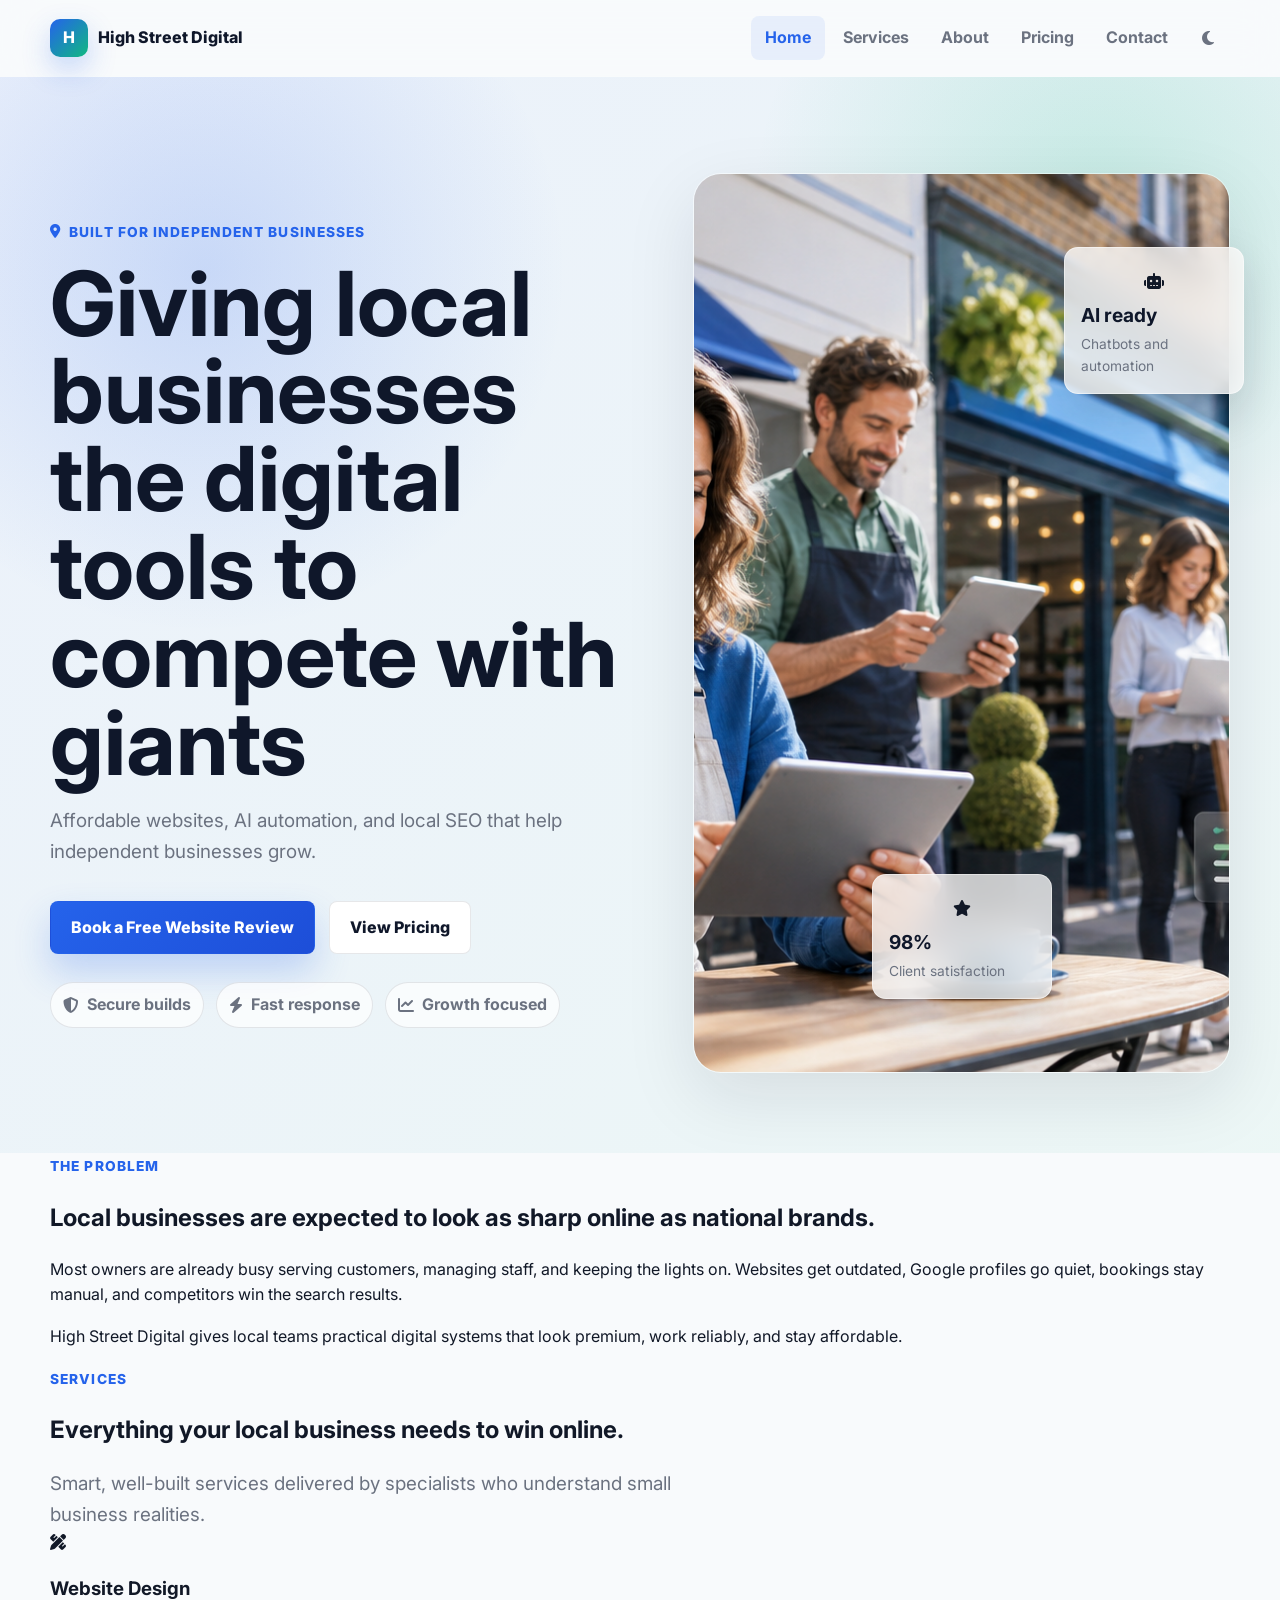
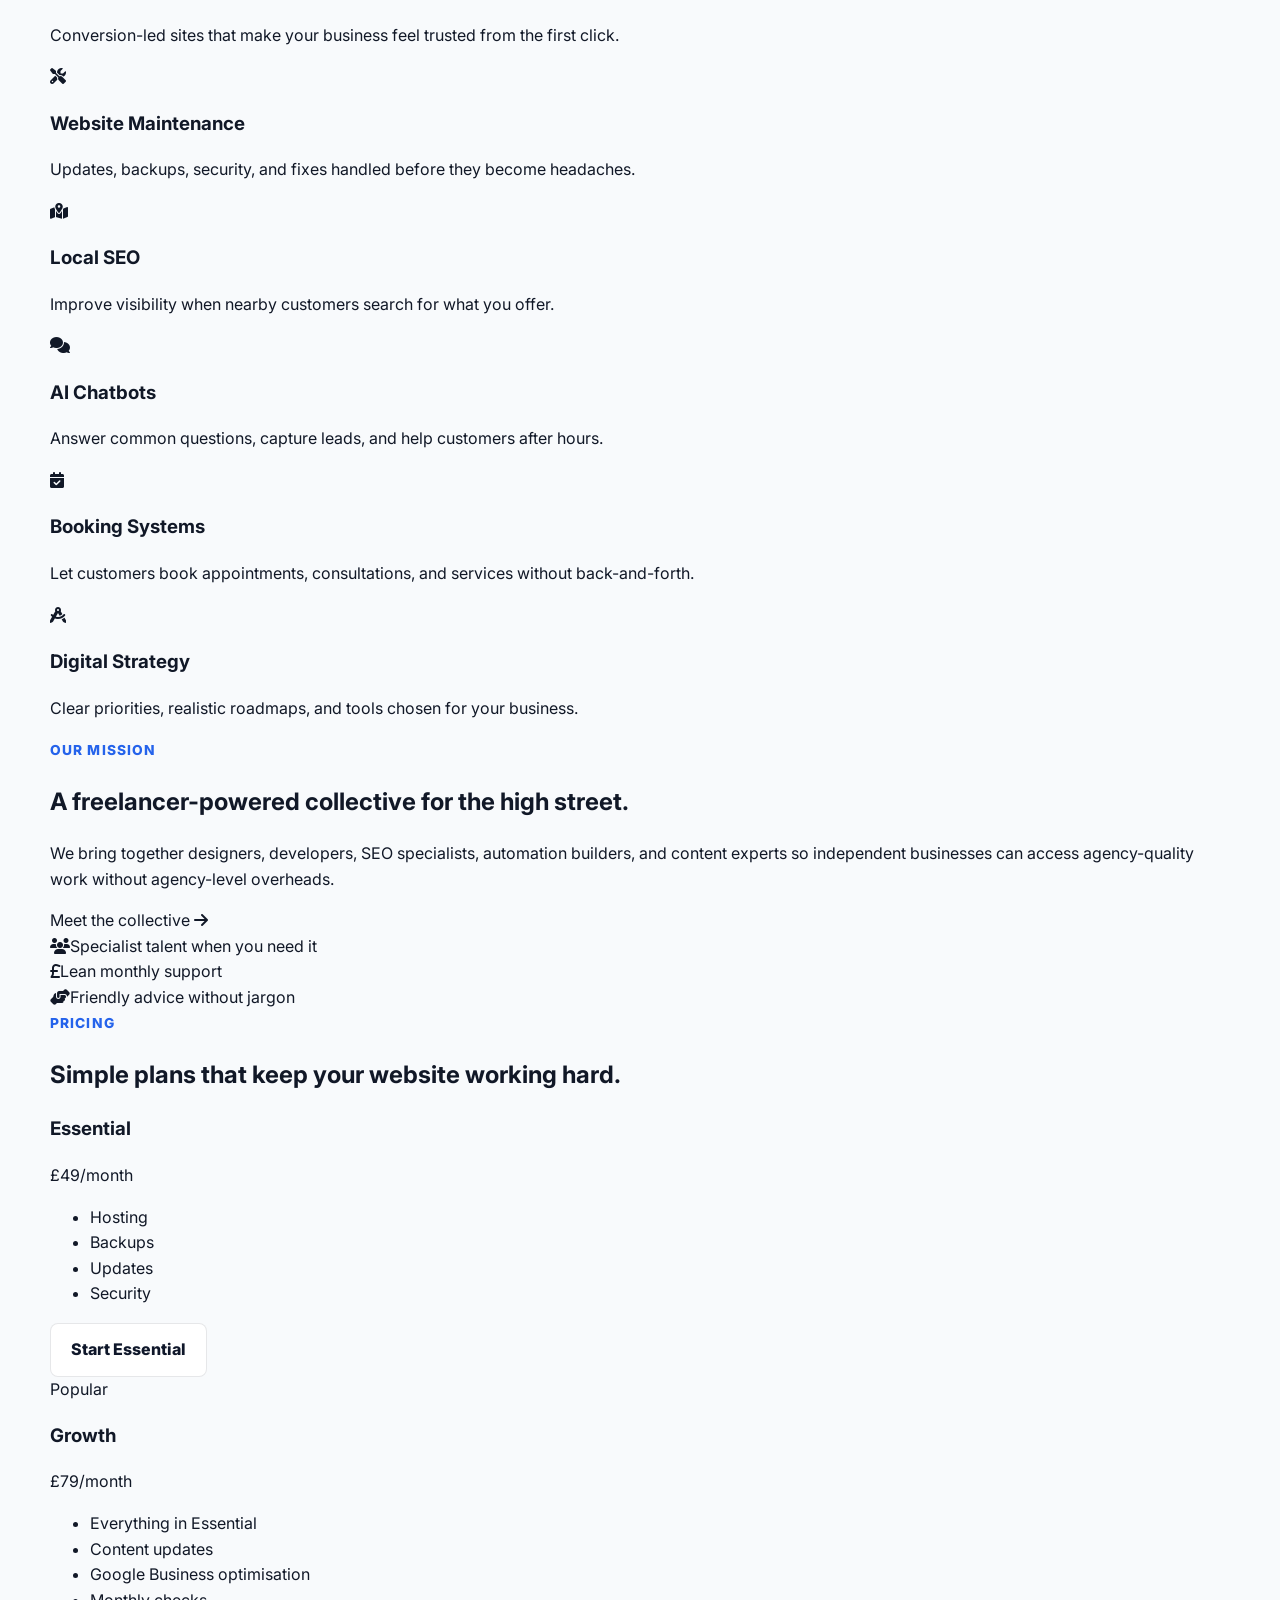
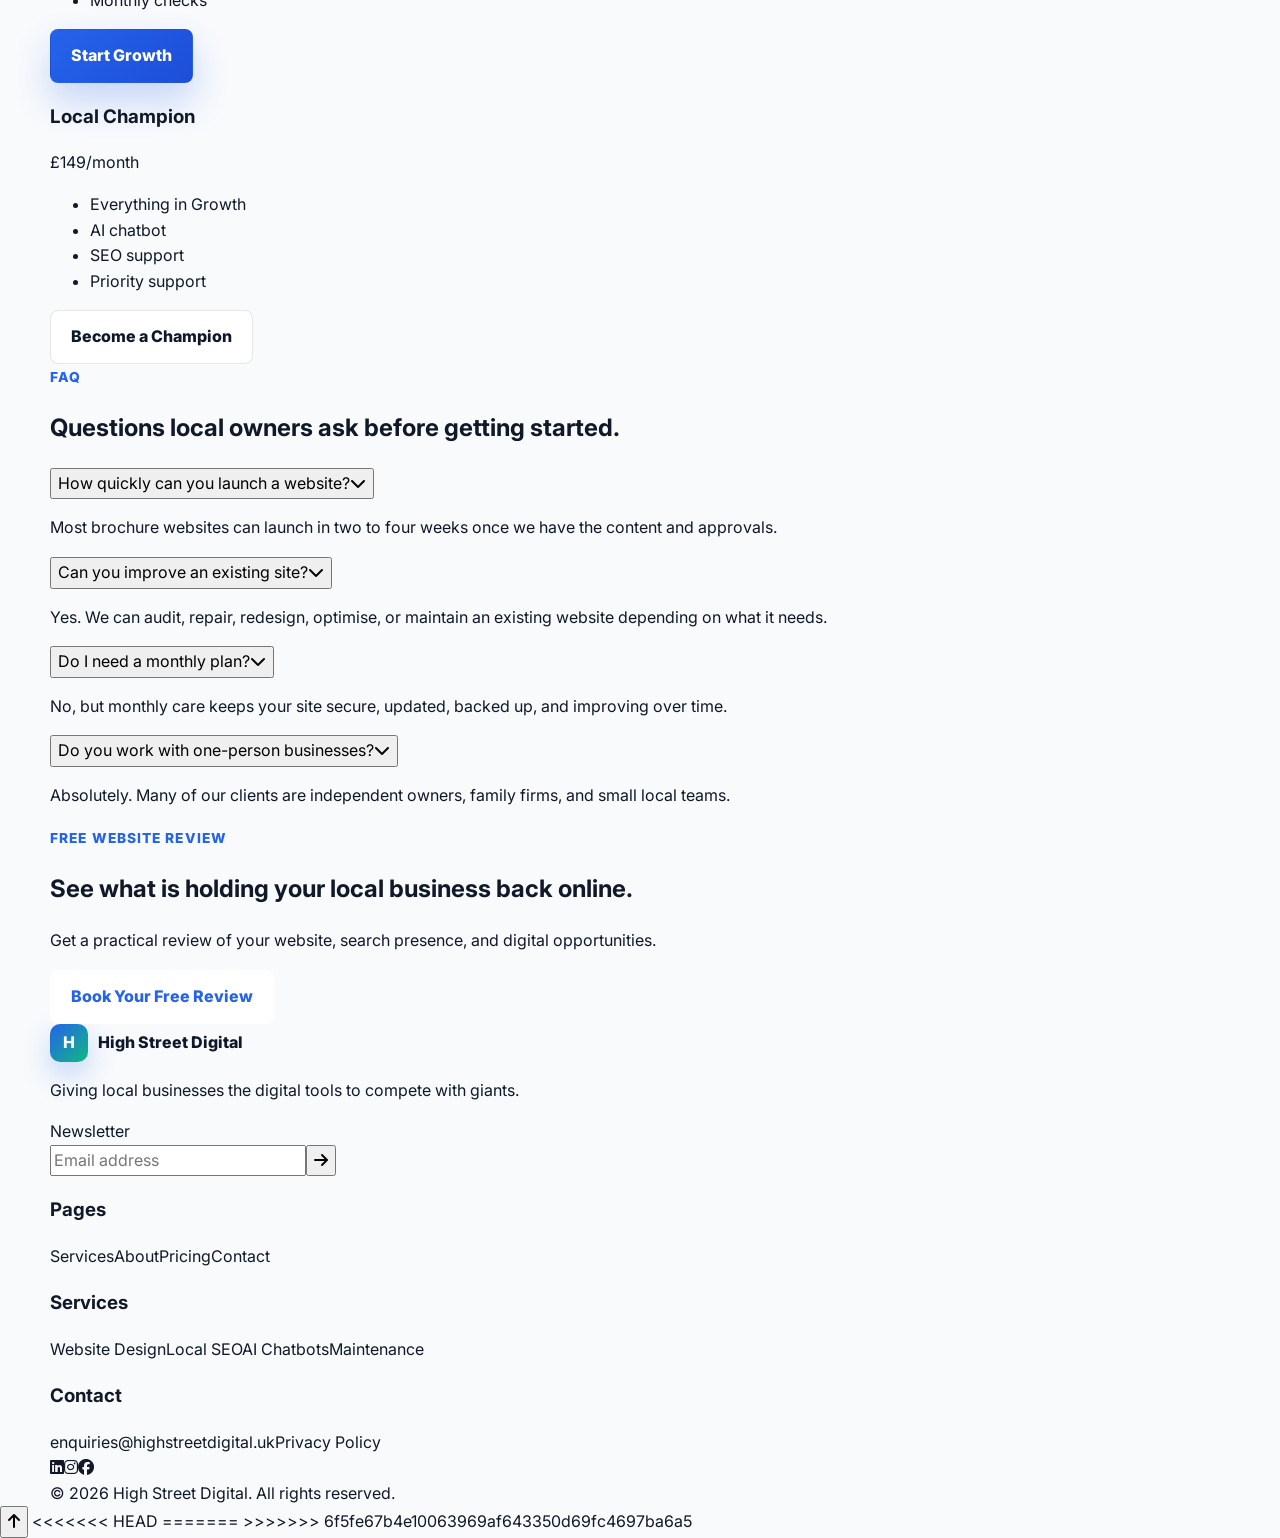
<file: index.html>
<!DOCTYPE html>
<html lang="en">
<head>
  <meta charset="UTF-8">
  <meta name="viewport" content="width=device-width, initial-scale=1.0">
  <meta name="description" content="High Street Digital helps local businesses grow with affordable websites, AI automation, local SEO, booking systems, and digital support.">
  <meta name="keywords" content="local business websites, local SEO, website maintenance, AI chatbot, booking systems, digital agency">
  <meta name="author" content="High Street Digital">
  <meta property="og:title" content="High Street Digital | Local Business Websites and Digital Growth">
  <meta property="og:description" content="Giving local businesses the digital tools to compete with giants.">
  <meta property="og:type" content="website">
  <meta property="og:image" content="assets/images/high-street-hero.png">
  <title>High Street Digital | Local Business Websites and Digital Growth</title>
  <link rel="icon" href="assets/favicon/favicon.svg" type="image/svg+xml">
  <link rel="preconnect" href="https://fonts.googleapis.com">
  <link rel="preconnect" href="https://fonts.gstatic.com" crossorigin>
  <link href="https://fonts.googleapis.com/css2?family=Inter:wght@400;500;600;700;800;900&display=swap" rel="stylesheet">
  <link rel="stylesheet" href="https://cdnjs.cloudflare.com/ajax/libs/font-awesome/6.5.2/css/all.min.css">
  <link rel="stylesheet" href="https://unpkg.com/aos@2.3.1/dist/aos.css">
  <link rel="stylesheet" href="assets/css/style.css">
  <link rel="stylesheet" href="assets/css/responsive.css">
  <script type="application/ld+json">
  {
    "@context": "https://schema.org",
    "@type": "LocalBusiness",
    "name": "High Street Digital",
    "description": "Freelancer-powered digital agency for independent businesses.",
    "url": "https://highstreetdigital.example",
    "email": "enquiries@highstreetdigital.uk",
    "areaServed": "United Kingdom",
    
  }
  </script>
</head>
<body>
  <div class="page-loader" aria-hidden="true"><span></span></div>
  <div class="scroll-progress" aria-hidden="true"></div>
  <a class="skip-link" href="#main">Skip to content</a>

  <header class="site-header" data-header>
    <nav class="navbar container" aria-label="Primary navigation">
      <a href="index.html" class="brand" aria-label="High Street Digital home">
        <span class="brand-mark">H</span>
        <span>High Street Digital</span>
      </a>
      <button class="nav-toggle" type="button" aria-label="Open menu" aria-expanded="false" data-nav-toggle>
        <i class="fa-solid fa-bars"></i>
      </button>
      <div class="nav-menu" data-nav-menu>
        <a href="index.html" class="active">Home</a>
        <a href="services.html">Services</a>
        <a href="about.html">About</a>
        <a href="pricing.html">Pricing</a>
        <a href="contact.html">Contact</a>

        <button class="theme-toggle" type="button" aria-label="Toggle dark mode" data-theme-toggle>
          <i class="fa-solid fa-moon"></i>
        </button>
      
      </div>
    </nav>
  </header>

  <main id="main">
    <section class="hero hero-home">
      <div class="hero-bg" aria-hidden="true"></div>
      <div class="container hero-grid">
        <div class="hero-copy" data-aos="fade-up">
          <div class="eyebrow"><i class="fa-solid fa-location-dot"></i> Built for independent businesses</div>
          <h1>Giving local businesses the digital tools to compete with giants</h1>
          <p>Affordable websites, AI automation, and local SEO that help independent businesses grow.</p>
          <div class="hero-actions">
            <a href="contact.html" class="btn btn-primary">Book a Free Website Review</a>
            <a href="pricing.html" class="btn btn-secondary">View Pricing</a>
          </div>
          <div class="trust-row" aria-label="Trust badges">
            <span><i class="fa-solid fa-shield-halved"></i> Secure builds</span>
            <span><i class="fa-solid fa-bolt"></i> Fast response</span>
            <span><i class="fa-solid fa-chart-line"></i> Growth focused</span>
          </div>
        </div>
        <div class="hero-visual" data-aos="zoom-in" data-aos-delay="150">
          <img src="assets/images/high-street-hero.png" alt="Local businesses using digital tools" loading="eager" width="900" height="900">
          <div class="floating-card card-one">
            <i class="fa-solid fa-star"></i>
            <strong>98%</strong>
            <span>Client satisfaction</span>
          </div>
          <div class="floating-card card-two">
            <i class="fa-solid fa-robot"></i>
            <strong>AI ready</strong>
            <span>Chatbots and automation</span>
          </div>
        </div>
      </div>
    </section>

    <section class="section">
      <div class="container split">
        <div data-aos="fade-right">
          <span class="section-kicker">The problem</span>
          <h2>Local businesses are expected to look as sharp online as national brands.</h2>
        </div>
        <div class="stacked-copy" data-aos="fade-left">
          <p>Most owners are already busy serving customers, managing staff, and keeping the lights on. Websites get outdated, Google profiles go quiet, bookings stay manual, and competitors win the search results.</p>
          <p>High Street Digital gives local teams practical digital systems that look premium, work reliably, and stay affordable.</p>
        </div>
      </div>
    </section>

    <section class="section soft-band">
      <div class="container">
        <div class="section-heading" data-aos="fade-up">
          <span class="section-kicker">Services</span>
          <h2>Everything your local business needs to win online.</h2>
          <p>Smart, well-built services delivered by specialists who understand small business realities.</p>
        </div>
        <div class="card-grid six-grid">
          <article class="service-card" data-aos="fade-up"><i class="fa-solid fa-pen-ruler"></i><h3>Website Design</h3><p>Conversion-led sites that make your business feel trusted from the first click.</p></article>
          <article class="service-card" data-aos="fade-up" data-aos-delay="60"><i class="fa-solid fa-screwdriver-wrench"></i><h3>Website Maintenance</h3><p>Updates, backups, security, and fixes handled before they become headaches.</p></article>
          <article class="service-card" data-aos="fade-up" data-aos-delay="120"><i class="fa-solid fa-map-location-dot"></i><h3>Local SEO</h3><p>Improve visibility when nearby customers search for what you offer.</p></article>
          <article class="service-card" data-aos="fade-up"><i class="fa-solid fa-comments"></i><h3>AI Chatbots</h3><p>Answer common questions, capture leads, and help customers after hours.</p></article>
          <article class="service-card" data-aos="fade-up" data-aos-delay="60"><i class="fa-solid fa-calendar-check"></i><h3>Booking Systems</h3><p>Let customers book appointments, consultations, and services without back-and-forth.</p></article>
          <article class="service-card" data-aos="fade-up" data-aos-delay="120"><i class="fa-solid fa-compass-drafting"></i><h3>Digital Strategy</h3><p>Clear priorities, realistic roadmaps, and tools chosen for your business.</p></article>
        </div>
      </div>
    </section>

    <section class="section mission-section">
      <div class="container split align-center">
        <div data-aos="fade-right">
          <span class="section-kicker">Our mission</span>
          <h2>A freelancer-powered collective for the high street.</h2>
          <p>We bring together designers, developers, SEO specialists, automation builders, and content experts so independent businesses can access agency-quality work without agency-level overheads.</p>
          <a href="about.html" class="text-link">Meet the collective <i class="fa-solid fa-arrow-right"></i></a>
        </div>
        <div class="feature-panel" data-aos="fade-left">
          <div><i class="fa-solid fa-users"></i><span>Specialist talent when you need it</span></div>
          <div><i class="fa-solid fa-sterling-sign"></i><span>Lean monthly support</span></div>
          <div><i class="fa-solid fa-handshake-angle"></i><span>Friendly advice without jargon</span></div>
        </div>
      </div>
    </section>

    <section class="section soft-band">
      <div class="container">
        <div class="section-heading" data-aos="fade-up">
          <span class="section-kicker">Pricing</span>
          <h2>Simple plans that keep your website working hard.</h2>
        </div>
        <div class="pricing-grid">
          <article class="price-card" data-aos="fade-up">
            <h3>Essential</h3><p class="price">£49<span>/month</span></p>
            <ul><li>Hosting</li><li>Backups</li><li>Updates</li><li>Security</li></ul>
            <a href="contact.html" class="btn btn-outline">Start Essential</a>
          </article>
          <article class="price-card featured" data-aos="fade-up" data-aos-delay="80">
            <div class="plan-badge">Popular</div><h3>Growth</h3><p class="price">£79<span>/month</span></p>
            <ul><li>Everything in Essential</li><li>Content updates</li><li>Google Business optimisation</li><li>Monthly checks</li></ul>
            <a href="contact.html" class="btn btn-primary">Start Growth</a>
          </article>
          <article class="price-card" data-aos="fade-up" data-aos-delay="160">
            <h3>Local Champion</h3><p class="price">£149<span>/month</span></p>
            <ul><li>Everything in Growth</li><li>AI chatbot</li><li>SEO support</li><li>Priority support</li></ul>
            <a href="contact.html" class="btn btn-outline">Become a Champion</a>
          </article>
        </div>
      </div>
    </section>

 

    <section class="section soft-band">
      <div class="container faq-wrap">
        <div class="section-heading" data-aos="fade-up">
          <span class="section-kicker">FAQ</span>
          <h2>Questions local owners ask before getting started.</h2>
        </div>
        <div class="accordion" data-accordion>
          <article><button type="button">How quickly can you launch a website?<i class="fa-solid fa-chevron-down"></i></button><p>Most brochure websites can launch in two to four weeks once we have the content and approvals.</p></article>
          <article><button type="button">Can you improve an existing site?<i class="fa-solid fa-chevron-down"></i></button><p>Yes. We can audit, repair, redesign, optimise, or maintain an existing website depending on what it needs.</p></article>
          <article><button type="button">Do I need a monthly plan?<i class="fa-solid fa-chevron-down"></i></button><p>No, but monthly care keeps your site secure, updated, backed up, and improving over time.</p></article>
          <article><button type="button">Do you work with one-person businesses?<i class="fa-solid fa-chevron-down"></i></button><p>Absolutely. Many of our clients are independent owners, family firms, and small local teams.</p></article>
        </div>
      </div>
    </section>

    <section class="section final-cta">
      <div class="container cta-banner" data-aos="zoom-in">
        <span class="section-kicker">Free website review</span>
        <h2>See what is holding your local business back online.</h2>
        <p>Get a practical review of your website, search presence, and digital opportunities.</p>
        <a href="contact.html" class="btn btn-light">Book Your Free Review</a>
      </div>
    </section>
  </main>

  <footer class="site-footer">
    <div class="container footer-grid">
      <div>
        <a href="index.html" class="brand footer-brand"><span class="brand-mark">H</span><span>High Street Digital</span></a>
        <p>Giving local businesses the digital tools to compete with giants.</p>
        <form class="newsletter" data-newsletter>
          <label for="newsletter-email">Newsletter</label>
          <div><input id="newsletter-email" type="email" placeholder="Email address" required><button type="submit" aria-label="Subscribe"><i class="fa-solid fa-arrow-right"></i></button></div>
        </form>
      </div>
      <div><h3>Pages</h3><a href="services.html">Services</a><a href="about.html">About</a><a href="pricing.html">Pricing</a><a href="contact.html">Contact</a></div>
      <div><h3>Services</h3><a href="services.html#web-design">Website Design</a><a href="services.html#seo">Local SEO</a><a href="services.html#chatbots">AI Chatbots</a><a href="services.html#maintenance">Maintenance</a></div>
      <div><h3>Contact</h3><a href="mailto:enquiries@highstreetdigital.uk">enquiries@highstreetdigital.uk</a><a href="privacy.html">Privacy Policy</a><div class="socials"><a aria-label="LinkedIn" href="#"><i class="fa-brands fa-linkedin"></i></a><a aria-label="Instagram" href="#"><i class="fa-brands fa-instagram"></i></a><a aria-label="Facebook" href="#"><i class="fa-brands fa-facebook"></i></a></div></div>
    </div>
    <div class="container footer-bottom"><span>© 2026 High Street Digital. All rights reserved.</span></div>
  </footer>

  <button class="back-to-top" type="button" aria-label="Back to top" data-back-to-top><i class="fa-solid fa-arrow-up"></i></button>
  <script src="https://unpkg.com/aos@2.3.1/dist/aos.js"></script>
  <script src="assets/JS/animations.js"></script>
  <script src="assets/JS/main.js"></script>
</body>
</html>
<<<<<<< HEAD

=======
>>>>>>> 6f5fe67b4e10063969af643350d69fc4697ba6a5
</file>
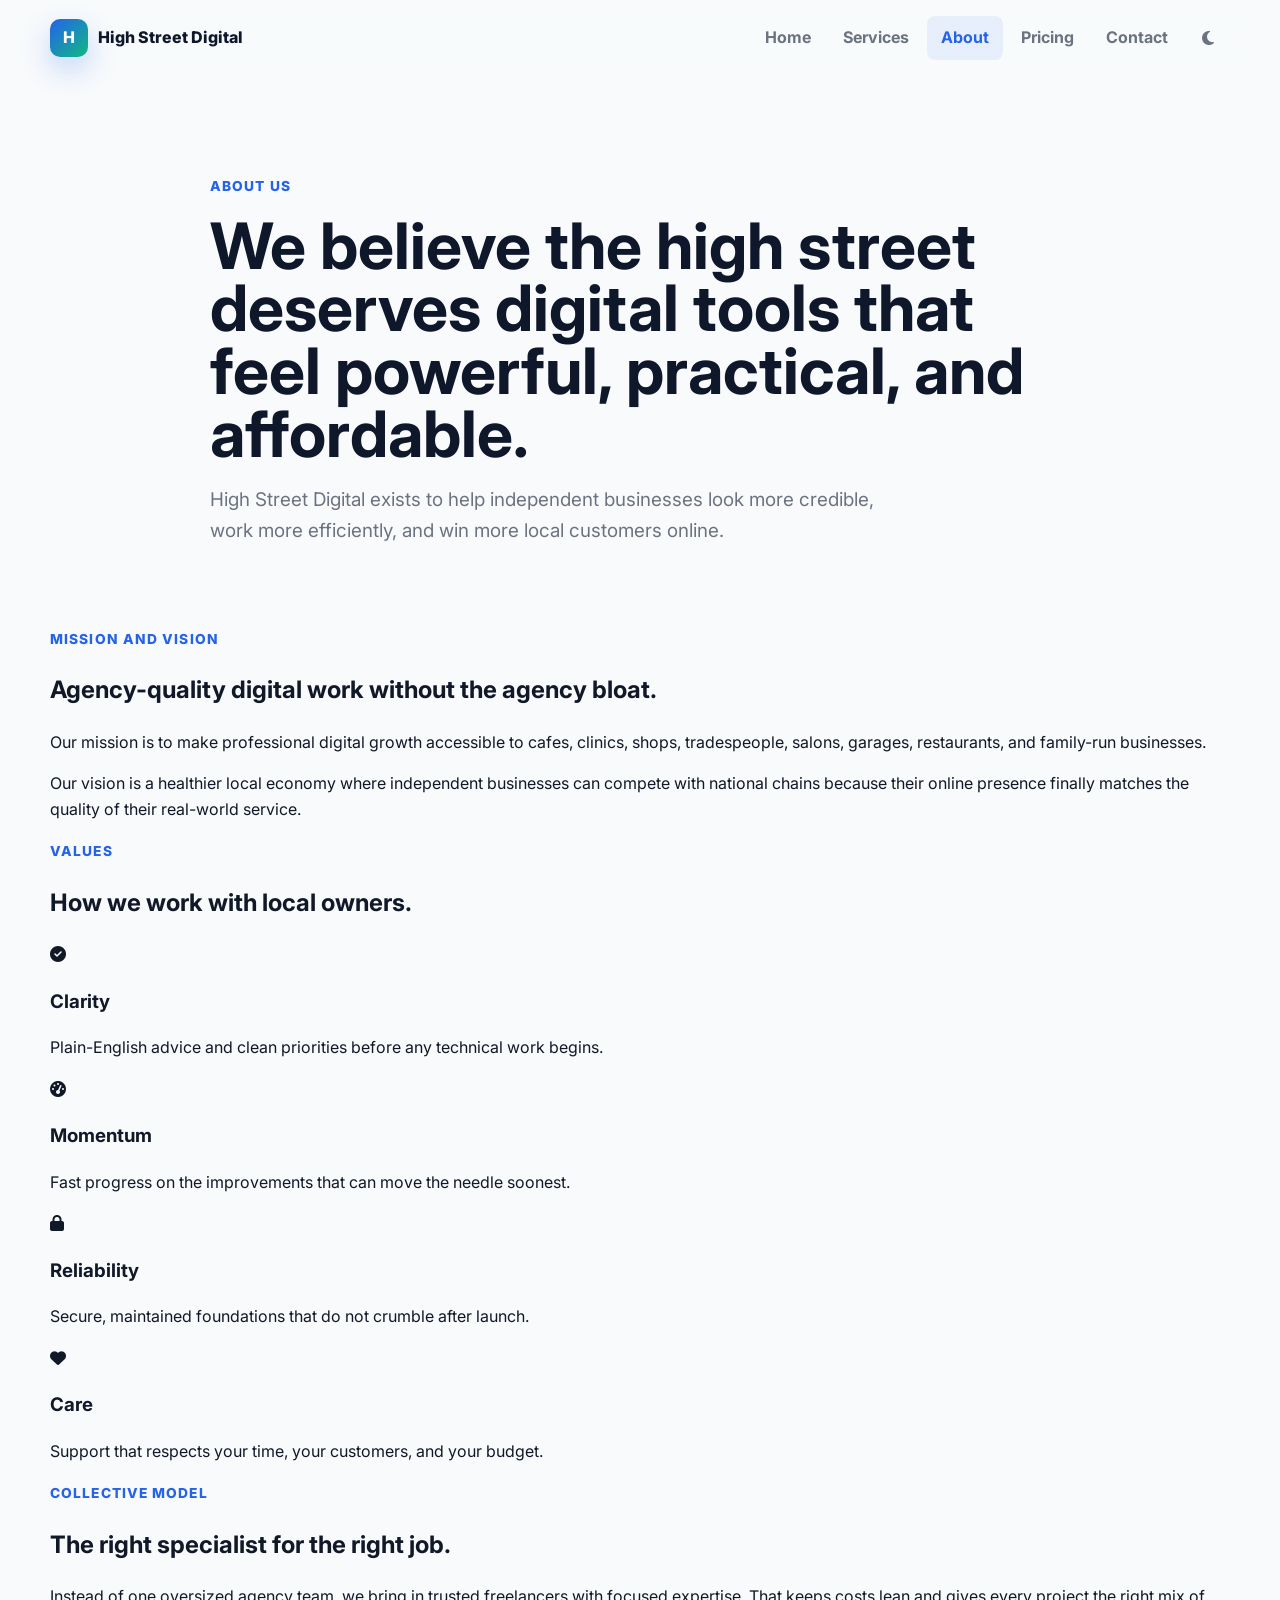
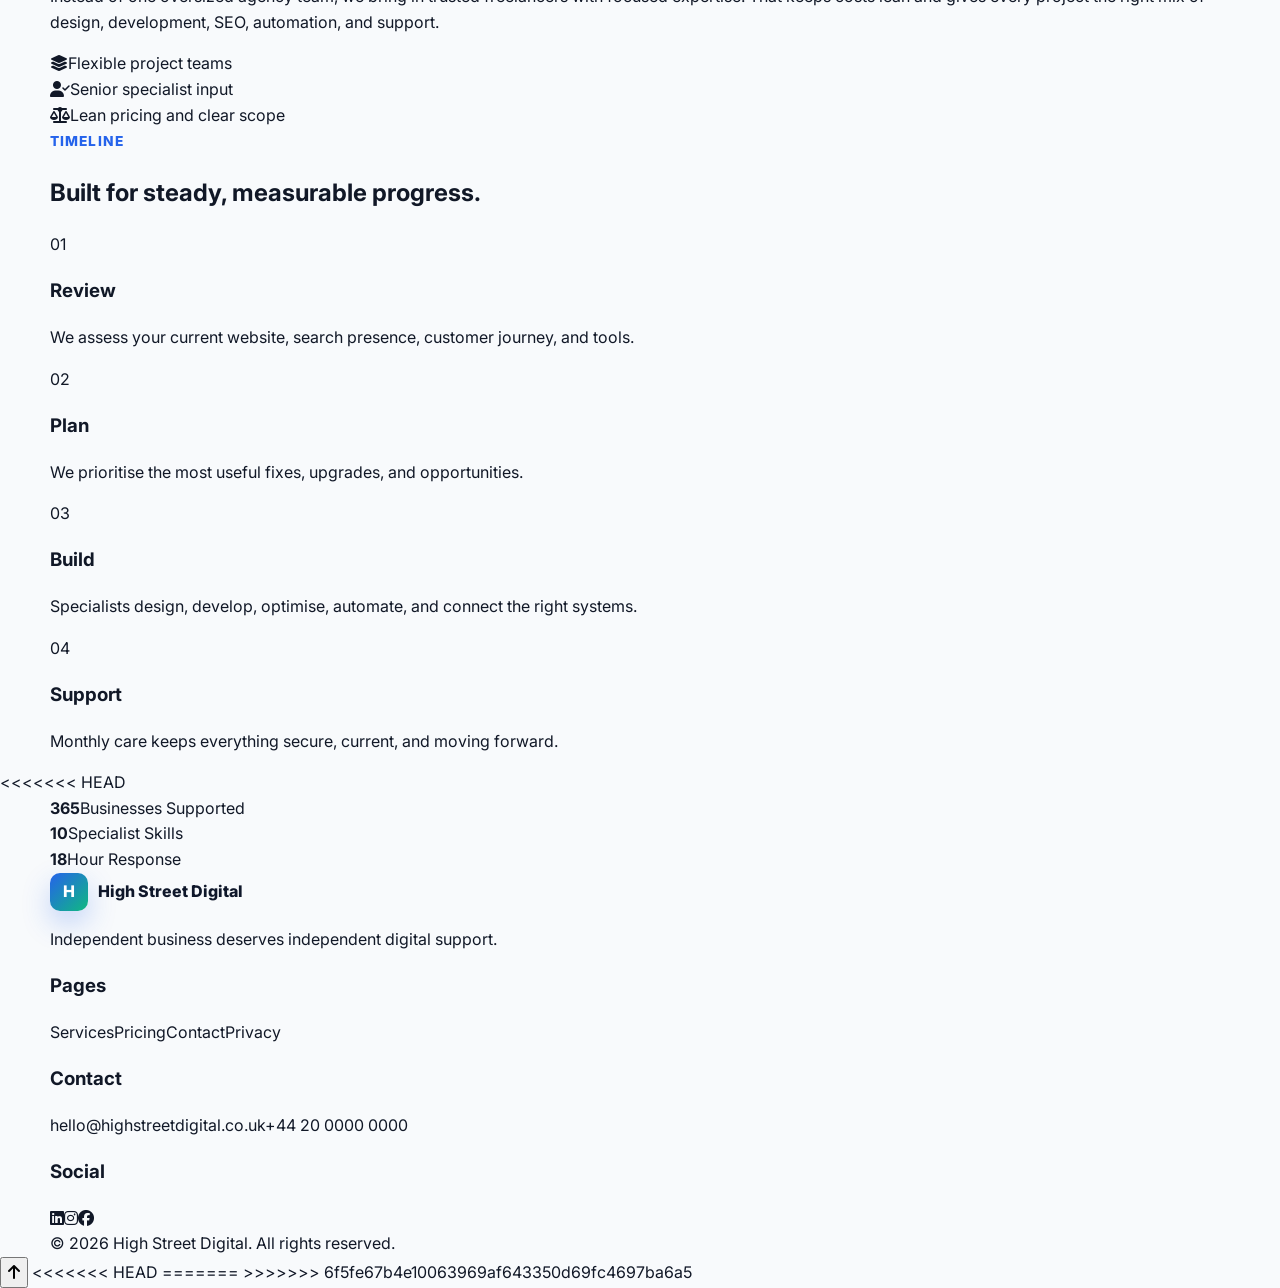
<file: about.html>
<!DOCTYPE html>
<html lang="en">
<head>
  <meta charset="UTF-8"><meta name="viewport" content="width=device-width, initial-scale=1.0">
  <meta name="description" content="Learn about High Street Digital, a freelancer-powered collective helping local businesses thrive online.">
  <meta property="og:title" content="About | High Street Digital"><meta property="og:description" content="A specialist digital collective for independent businesses.">
  <title>About | High Street Digital</title>
  <link rel="icon" href="assets/favicon/favicon.svg" type="image/svg+xml">
  <link rel="preconnect" href="https://fonts.googleapis.com"><link rel="preconnect" href="https://fonts.gstatic.com" crossorigin>
  <link href="https://fonts.googleapis.com/css2?family=Inter:wght@400;500;600;700;800;900&display=swap" rel="stylesheet">
  <link rel="stylesheet" href="https://cdnjs.cloudflare.com/ajax/libs/font-awesome/6.5.2/css/all.min.css"><link rel="stylesheet" href="https://unpkg.com/aos@2.3.1/dist/aos.css">
  <link rel="stylesheet" href="assets/css/style.css"><link rel="stylesheet" href="assets/css/responsive.css">
</head>
<body>
  <div class="page-loader" aria-hidden="true"><span></span></div><div class="scroll-progress" aria-hidden="true"></div><a class="skip-link" href="#main">Skip to content</a>
  <header class="site-header" data-header><nav class="navbar container" aria-label="Primary navigation"><a href="index.html" class="brand"><span class="brand-mark">H</span><span>High Street Digital</span></a><button class="nav-toggle" type="button" aria-label="Open menu" aria-expanded="false" data-nav-toggle><i class="fa-solid fa-bars"></i></button><div class="nav-menu" data-nav-menu><a href="index.html">Home</a><a href="services.html">Services</a><a href="about.html" class="active">About</a><a href="pricing.html">Pricing</a><a href="contact.html">Contact</a><button class="theme-toggle" type="button" aria-label="Toggle dark mode" data-theme-toggle><i class="fa-solid fa-moon"></i></button></div></nav></header>
  <main id="main">
    <section class="page-hero"><div class="container narrow" data-aos="fade-up"><span class="section-kicker">About us</span><h1>We believe the high street deserves digital tools that feel powerful, practical, and affordable.</h1><p>High Street Digital exists to help independent businesses look more credible, work more efficiently, and win more local customers online.</p></div></section>
    <section class="section"><div class="container split"><div data-aos="fade-right"><span class="section-kicker">Mission and vision</span><h2>Agency-quality digital work without the agency bloat.</h2></div><div class="stacked-copy" data-aos="fade-left"><p>Our mission is to make professional digital growth accessible to cafes, clinics, shops, tradespeople, salons, garages, restaurants, and family-run businesses.</p><p>Our vision is a healthier local economy where independent businesses can compete with national chains because their online presence finally matches the quality of their real-world service.</p></div></div></section>
    <section class="section soft-band"><div class="container"><div class="section-heading" data-aos="fade-up"><span class="section-kicker">Values</span><h2>How we work with local owners.</h2></div><div class="card-grid four-grid"><article class="service-card" data-aos="fade-up"><i class="fa-solid fa-circle-check"></i><h3>Clarity</h3><p>Plain-English advice and clean priorities before any technical work begins.</p></article><article class="service-card" data-aos="fade-up"><i class="fa-solid fa-gauge-high"></i><h3>Momentum</h3><p>Fast progress on the improvements that can move the needle soonest.</p></article><article class="service-card" data-aos="fade-up"><i class="fa-solid fa-lock"></i><h3>Reliability</h3><p>Secure, maintained foundations that do not crumble after launch.</p></article><article class="service-card" data-aos="fade-up"><i class="fa-solid fa-heart"></i><h3>Care</h3><p>Support that respects your time, your customers, and your budget.</p></article></div></div></section>
    <section class="section"><div class="container split align-center"><div data-aos="fade-right"><span class="section-kicker">Collective model</span><h2>The right specialist for the right job.</h2><p>Instead of one oversized agency team, we bring in trusted freelancers with focused expertise. That keeps costs lean and gives every project the right mix of design, development, SEO, automation, and support.</p></div><div class="feature-panel" data-aos="fade-left"><div><i class="fa-solid fa-layer-group"></i><span>Flexible project teams</span></div><div><i class="fa-solid fa-user-check"></i><span>Senior specialist input</span></div><div><i class="fa-solid fa-scale-balanced"></i><span>Lean pricing and clear scope</span></div></div></div></section>
    <section class="section soft-band"><div class="container"><div class="section-heading" data-aos="fade-up"><span class="section-kicker">Timeline</span><h2>Built for steady, measurable progress.</h2></div><div class="timeline"><article data-aos="fade-up"><span>01</span><h3>Review</h3><p>We assess your current website, search presence, customer journey, and tools.</p></article><article data-aos="fade-up"><span>02</span><h3>Plan</h3><p>We prioritise the most useful fixes, upgrades, and opportunities.</p></article><article data-aos="fade-up"><span>03</span><h3>Build</h3><p>Specialists design, develop, optimise, automate, and connect the right systems.</p></article><article data-aos="fade-up"><span>04</span><h3>Support</h3><p>Monthly care keeps everything secure, current, and moving forward.</p></article></div></div></section>
<<<<<<< HEAD
    <section class="stats-section"><div class="container stats-grid"><article data-aos="fade-up"><strong data-counter="500">0</strong><span>Businesses Supported</span></article><article data-aos="fade-up"><strong data-counter="14">0</strong><span>Specialist Skills</span></article><article data-aos="fade-up"><strong data-counter="24">0</strong><span>Hour Response</span></article></div></section>
  </main>
  <footer class="site-footer"><div class="container footer-grid"><div><a href="index.html" class="brand footer-brand"><span class="brand-mark">H</span><span>High Street Digital</span></a><p>Independent business deserves independent digital support.</p></div><div><h3>Pages</h3><a href="services.html">Services</a><a href="pricing.html">Pricing</a><a href="contact.html">Contact</a><a href="privacy.html">Privacy</a></div><div><h3>Contact</h3><a href="mailto:hello@highstreetdigital.co.uk">hello@highstreetdigital.co.uk</a><a href="tel:+442000000000">+44 20 0000 0000</a></div><div><h3>Social</h3><div class="socials"><a href="#" aria-label="LinkedIn"><i class="fa-brands fa-linkedin"></i></a><a href="#" aria-label="Instagram"><i class="fa-brands fa-instagram"></i></a><a href="#" aria-label="Facebook"><i class="fa-brands fa-facebook"></i></a></div></div></div><div class="container footer-bottom"><span>© 2026 High Street Digital. All rights reserved.</span></div></footer>
  <button class="back-to-top" type="button" aria-label="Back to top" data-back-to-top><i class="fa-solid fa-arrow-up"></i></button>
  <script src="https://unpkg.com/aos@2.3.1/dist/aos.js"></script><script src="assets/JS/animations.js"></script><script src="assets/JS/main.js"></script>
</body>
<<<<<<< HEAD

=======
>>>>>>> 6f5fe67b4e10063969af643350d69fc4697ba6a5
</file>
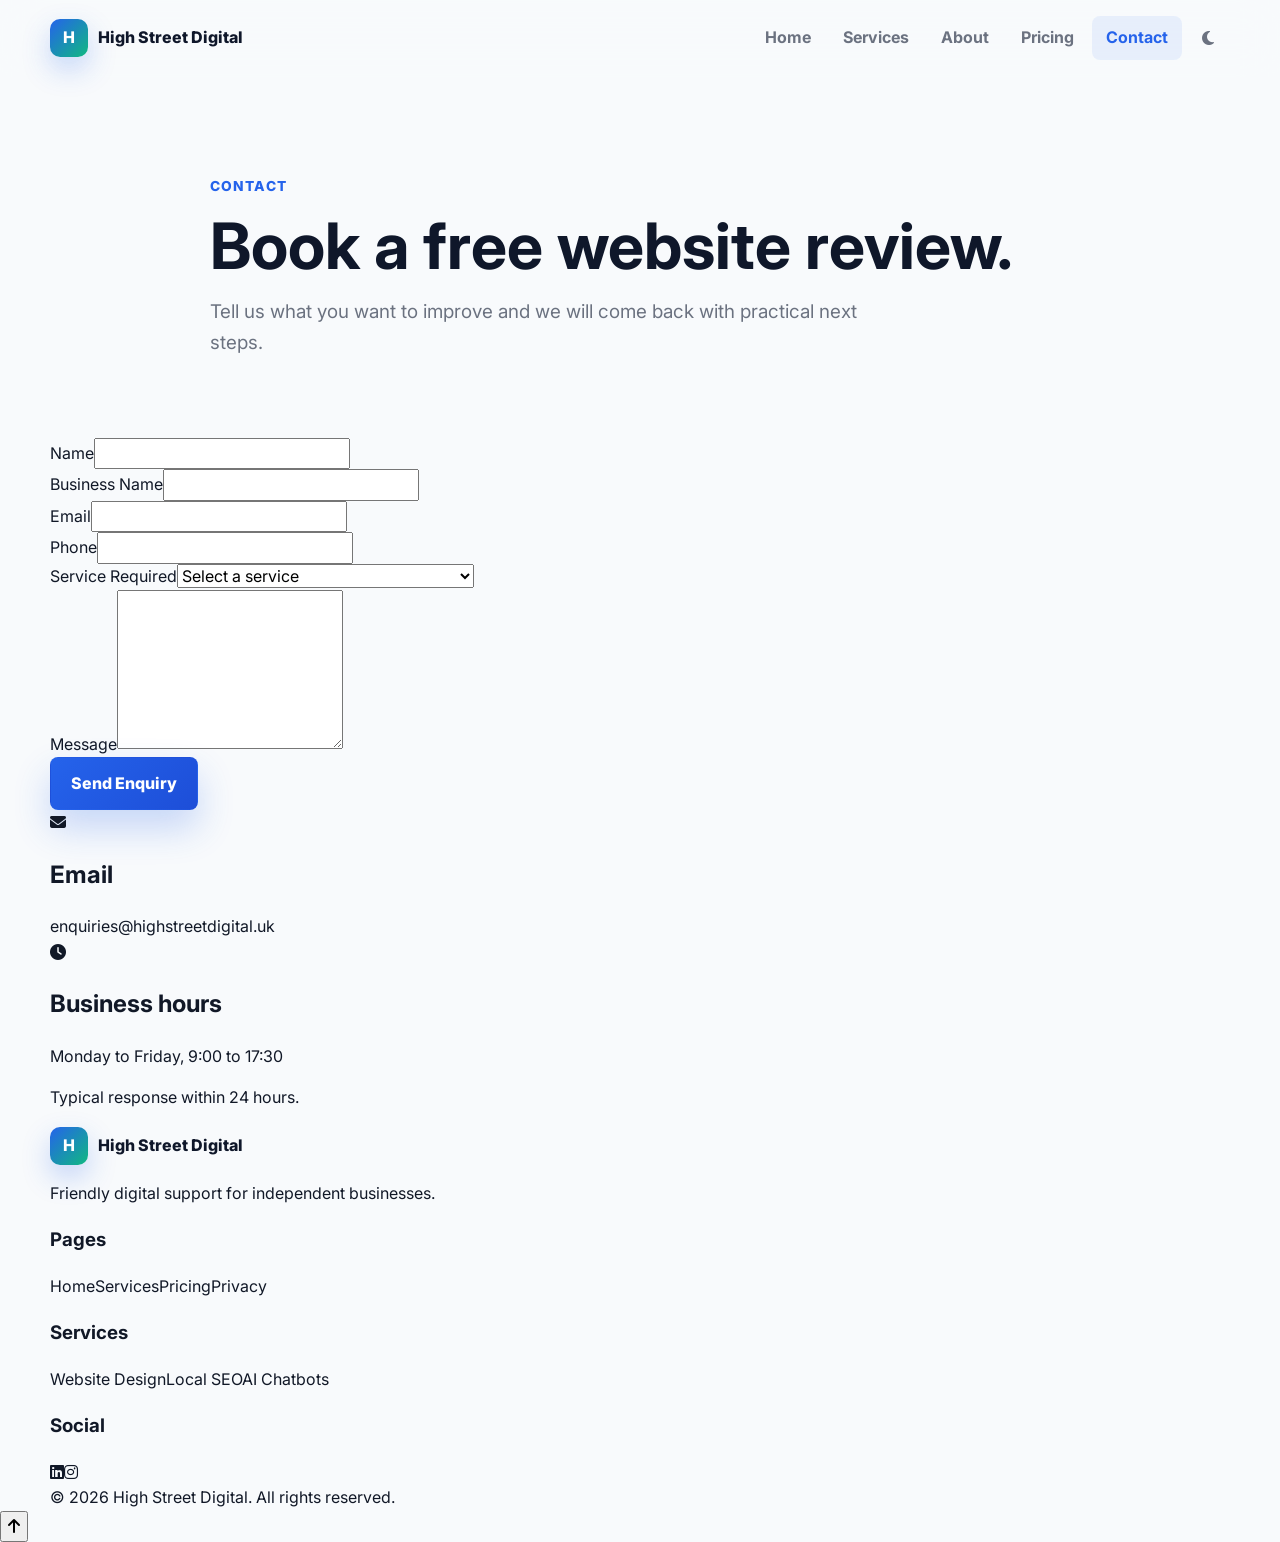
<file: contact.html>
﻿<!DOCTYPE html>
<html lang="en">
<head>
  <meta charset="UTF-8"><meta name="viewport" content="width=device-width, initial-scale=1.0">
  <meta name="description" content="Contact High Street Digital for a free website review, local SEO help, website maintenance, AI chatbots, and booking systems.">
  <meta property="og:title" content="Contact | High Street Digital"><meta property="og:description" content="Book your free website review.">
  <title>Contact | High Street Digital</title>
  <link rel="icon" href="assets/favicon/favicon.svg" type="image/svg+xml"><link rel="preconnect" href="https://fonts.googleapis.com"><link rel="preconnect" href="https://fonts.gstatic.com" crossorigin>
  <link href="https://fonts.googleapis.com/css2?family=Inter:wght@400;500;600;700;800;900&display=swap" rel="stylesheet"><link rel="stylesheet" href="https://cdnjs.cloudflare.com/ajax/libs/font-awesome/6.5.2/css/all.min.css"><link rel="stylesheet" href="https://unpkg.com/aos@2.3.1/dist/aos.css"><link rel="stylesheet" href="assets/css/style.css"><link rel="stylesheet" href="assets/css/responsive.css">
</head>
<body>
  <div class="page-loader" aria-hidden="true"><span></span></div><div class="scroll-progress" aria-hidden="true"></div><a class="skip-link" href="#main">Skip to content</a>
  <header class="site-header" data-header><nav class="navbar container" aria-label="Primary navigation"><a href="index.html" class="brand"><span class="brand-mark">H</span><span>High Street Digital</span></a><button class="nav-toggle" type="button" aria-label="Open menu" aria-expanded="false" data-nav-toggle><i class="fa-solid fa-bars"></i></button><div class="nav-menu" data-nav-menu><a href="index.html">Home</a><a href="services.html">Services</a><a href="about.html">About</a><a href="pricing.html">Pricing</a><a href="contact.html" class="active">Contact</a><button class="theme-toggle" type="button" aria-label="Toggle dark mode" data-theme-toggle><i class="fa-solid fa-moon"></i></button></div></nav></header>
  <main id="main">
    <section class="page-hero compact-hero"><div class="container narrow" data-aos="fade-up"><span class="section-kicker">Contact</span><h1>Book a free website review.</h1><p>Tell us what you want to improve and we will come back with practical next steps.</p></div></section>
    <section class="section"><div class="container contact-grid">
      <form class="contact-form" data-contact-form novalidate data-aos="fade-right">
        <div class="form-message" role="status" aria-live="polite"></div>
        <div class="form-row"><label for="name">Name</label><input id="name" name="name" type="text" autocomplete="name" required><small></small></div>
        <div class="form-row"><label for="business">Business Name</label><input id="business" name="business" type="text" autocomplete="organization" required><small></small></div>
        <div class="form-row two"><div><label for="email">Email</label><input id="email" name="email" type="email" autocomplete="email" required><small></small></div><div><label for="phone">Phone</label><input id="phone" name="phone" type="tel" autocomplete="tel"><small></small></div></div>
        <div class="form-row"><label for="service">Service Required</label><select id="service" name="service" required><option value="">Select a service</option><option>Website Design</option><option>Website Maintenance</option><option>Local SEO</option><option>Google Business Profile Optimisation</option><option>AI Chatbot</option><option>Booking System</option><option>Digital Strategy</option></select><small></small></div>
        <div class="form-row"><label for="message">Message</label><textarea id="message" name="message" rows="6" required></textarea><small></small></div>
        <button type="submit" class="btn btn-primary">Send Enquiry</button>
      </form>
      <aside class="contact-side" data-aos="fade-left">
        <div class="info-card"><i class="fa-solid fa-envelope"></i><div><h2>Email</h2><a href="mailto:enquiries@highstreetdigital.uk">enquiries@highstreetdigital.uk</a></div></div>
        
        <div class="info-card"><i class="fa-solid fa-clock"></i><div><h2>Business hours</h2><p>Monday to Friday, 9:00 to 17:30</p><p>Typical response within 24 hours.</p></div></div>
        
      </aside>
    </div></section>
  </main>
  <footer class="site-footer"><div class="container footer-grid"><div><a href="index.html" class="brand footer-brand"><span class="brand-mark">H</span><span>High Street Digital</span></a><p>Friendly digital support for independent businesses.</p></div><div><h3>Pages</h3><a href="index.html">Home</a><a href="services.html">Services</a><a href="pricing.html">Pricing</a><a href="privacy.html">Privacy</a></div><div><h3>Services</h3><a href="services.html#web-design">Website Design</a><a href="services.html#seo">Local SEO</a><a href="services.html#chatbots">AI Chatbots</a></div><div><h3>Social</h3><div class="socials"><a href="#" aria-label="LinkedIn"><i class="fa-brands fa-linkedin"></i></a><a href="#" aria-label="Instagram"><i class="fa-brands fa-instagram"></i></a></div></div></div><div class="container footer-bottom"><span>© 2026 High Street Digital. All rights reserved.</span></div></footer>
  <button class="back-to-top" type="button" aria-label="Back to top" data-back-to-top><i class="fa-solid fa-arrow-up"></i></button><script src="https://unpkg.com/aos@2.3.1/dist/aos.js"></script><script src="assets/JS/animations.js"></script><script src="assets/JS/main.js"></script><script src="assets/JS/form.js"></script>
</body>
</html>
</file>
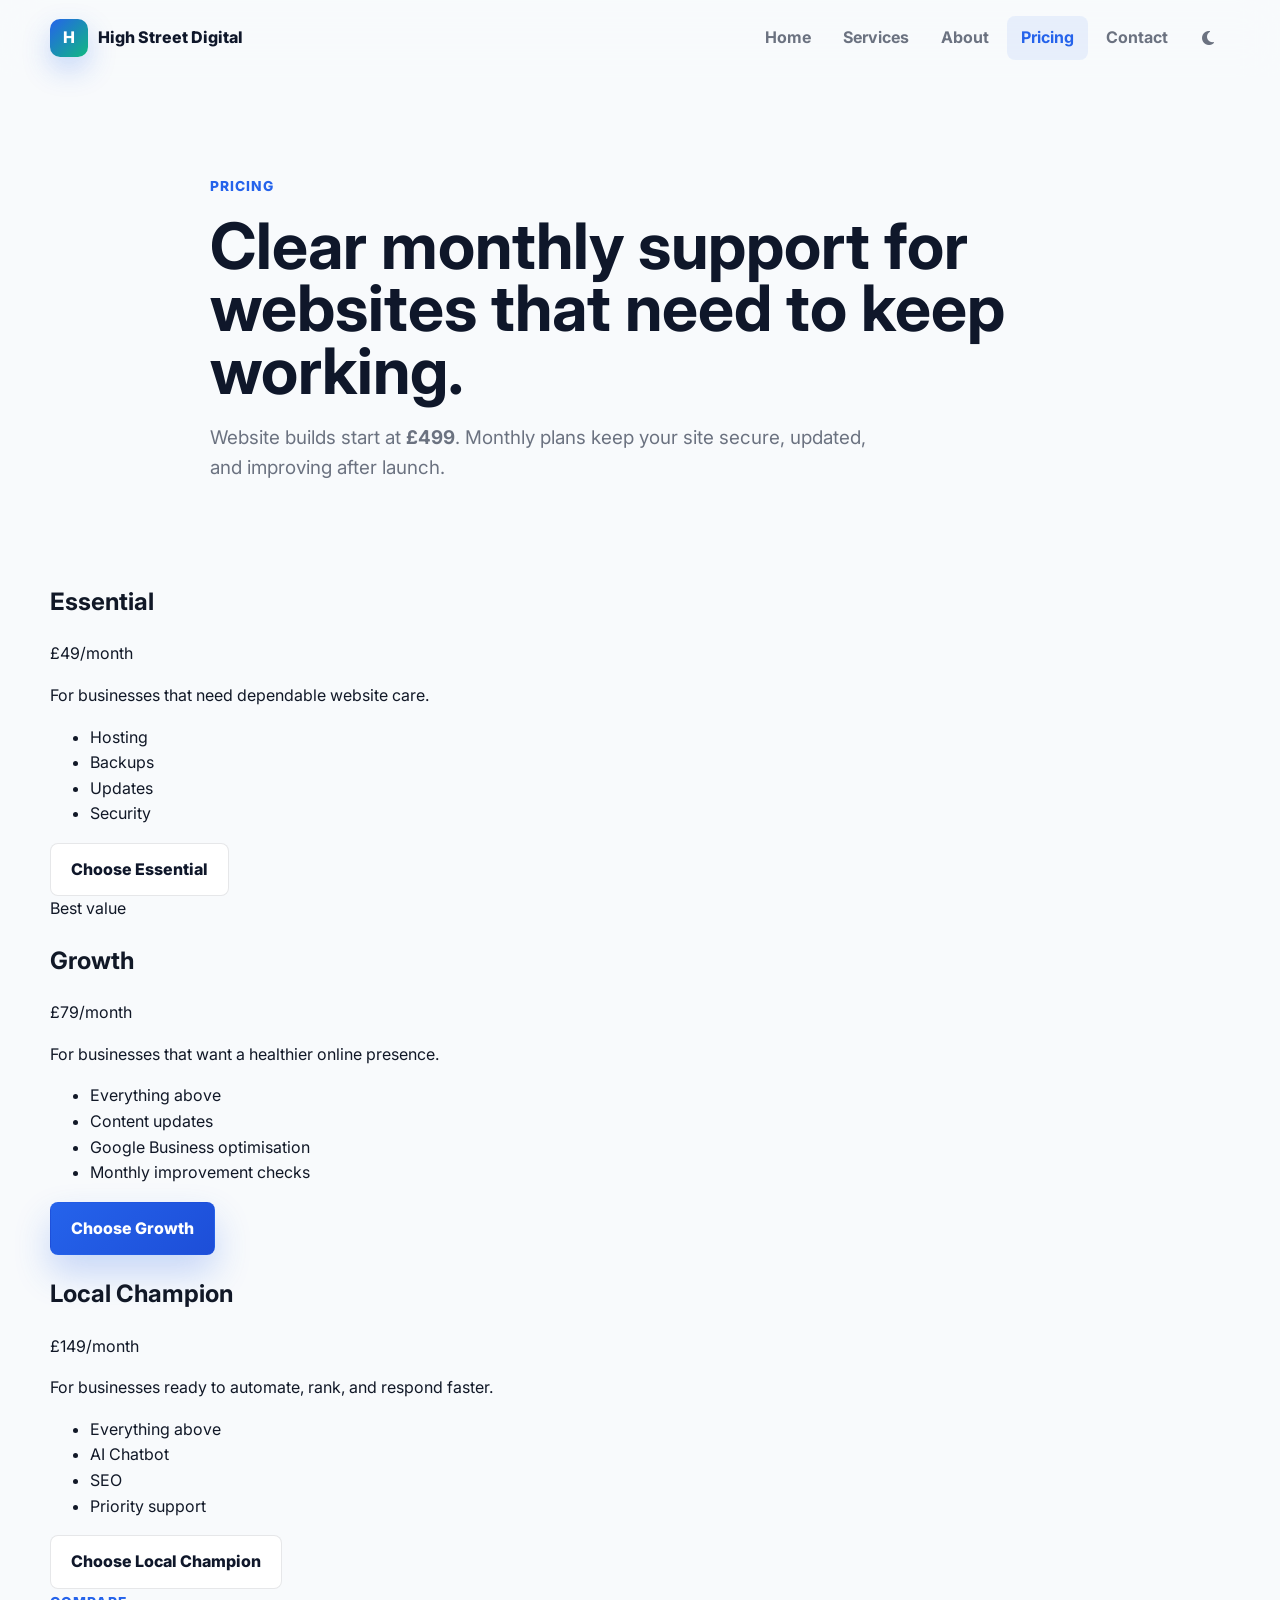
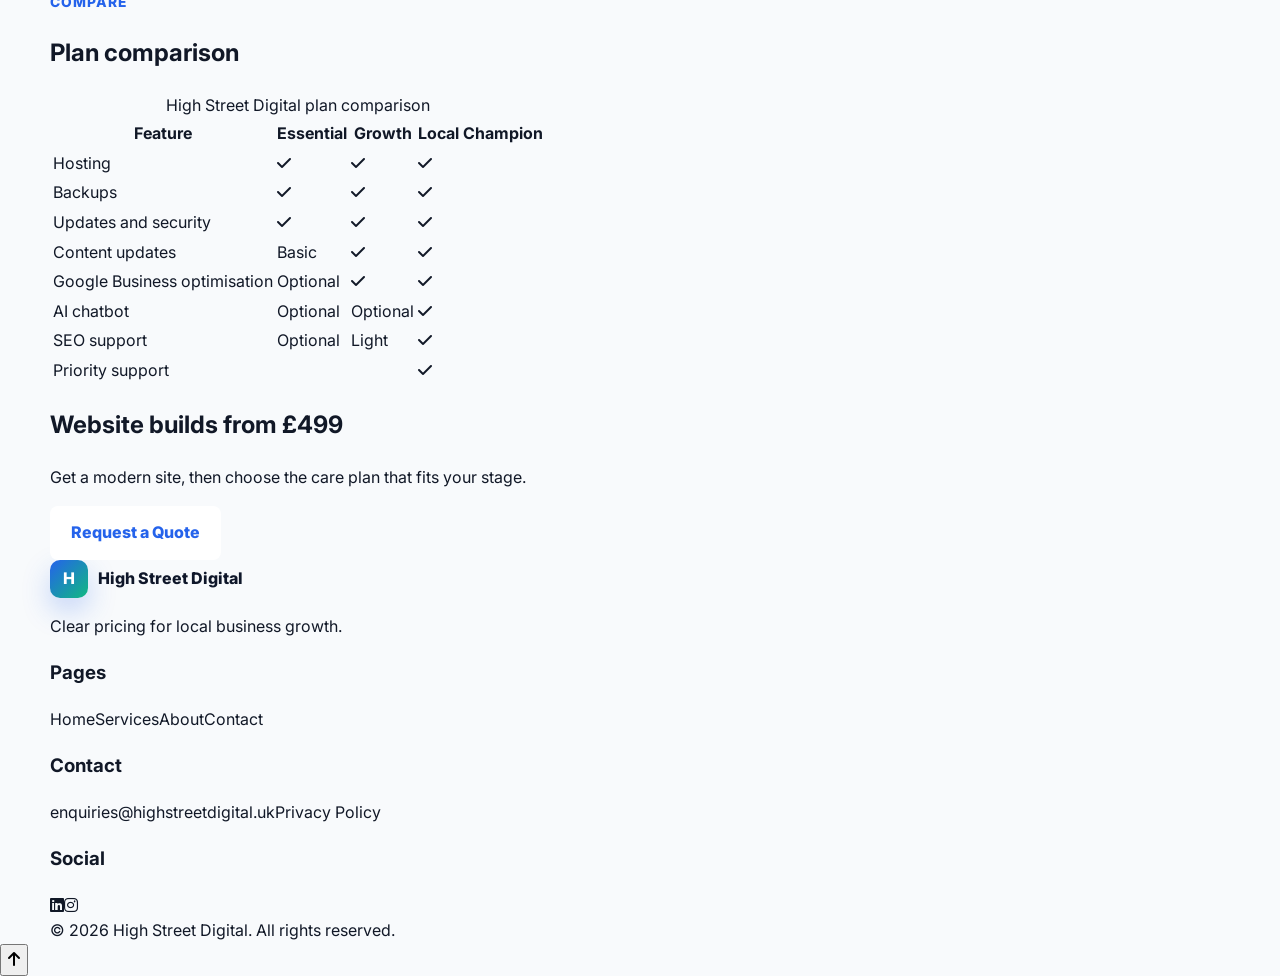
<file: pricing.html>
﻿<!DOCTYPE html>
<html lang="en">
<head>
  <meta charset="UTF-8"><meta name="viewport" content="width=device-width, initial-scale=1.0">
  <meta name="description" content="Simple website care and growth plans for local businesses from £49/month, plus website builds from £499.">
  <meta property="og:title" content="Pricing | High Street Digital"><meta property="og:description" content="Website support plans for independent businesses.">
  <title>Pricing | High Street Digital</title>
  <link rel="icon" href="assets/favicon/favicon.svg" type="image/svg+xml"><link rel="preconnect" href="https://fonts.googleapis.com"><link rel="preconnect" href="https://fonts.gstatic.com" crossorigin>
  <link href="https://fonts.googleapis.com/css2?family=Inter:wght@400;500;600;700;800;900&display=swap" rel="stylesheet"><link rel="stylesheet" href="https://cdnjs.cloudflare.com/ajax/libs/font-awesome/6.5.2/css/all.min.css"><link rel="stylesheet" href="https://unpkg.com/aos@2.3.1/dist/aos.css"><link rel="stylesheet" href="assets/css/style.css"><link rel="stylesheet" href="assets/css/responsive.css">
</head>
<body>
  <div class="page-loader" aria-hidden="true"><span></span></div><div class="scroll-progress" aria-hidden="true"></div><a class="skip-link" href="#main">Skip to content</a>
  <header class="site-header" data-header><nav class="navbar container" aria-label="Primary navigation"><a href="index.html" class="brand"><span class="brand-mark">H</span><span>High Street Digital</span></a><button class="nav-toggle" type="button" aria-label="Open menu" aria-expanded="false" data-nav-toggle><i class="fa-solid fa-bars"></i></button><div class="nav-menu" data-nav-menu><a href="index.html">Home</a><a href="services.html">Services</a><a href="about.html">About</a><a href="pricing.html" class="active">Pricing</a><a href="contact.html">Contact</a><button class="theme-toggle" type="button" aria-label="Toggle dark mode" data-theme-toggle><i class="fa-solid fa-moon"></i></button></div></nav></header>
  <main id="main">
    <section class="page-hero compact-hero"><div class="container narrow" data-aos="fade-up"><span class="section-kicker">Pricing</span><h1>Clear monthly support for websites that need to keep working.</h1><p>Website builds start at <strong>£499</strong>. Monthly plans keep your site secure, updated, and improving after launch.</p></div></section>
    <section class="section"><div class="container pricing-grid">
      <article class="price-card" data-aos="fade-up"><h2>Essential</h2><p class="price">£49<span>/month</span></p><p>For businesses that need dependable website care.</p><ul><li>Hosting</li><li>Backups</li><li>Updates</li><li>Security</li></ul><a href="contact.html" class="btn btn-outline">Choose Essential</a></article>
      <article class="price-card featured" data-aos="fade-up" data-aos-delay="80"><div class="plan-badge">Best value</div><h2>Growth</h2><p class="price">£79<span>/month</span></p><p>For businesses that want a healthier online presence.</p><ul><li>Everything above</li><li>Content updates</li><li>Google Business optimisation</li><li>Monthly improvement checks</li></ul><a href="contact.html" class="btn btn-primary">Choose Growth</a></article>
      <article class="price-card" data-aos="fade-up" data-aos-delay="160"><h2>Local Champion</h2><p class="price">£149<span>/month</span></p><p>For businesses ready to automate, rank, and respond faster.</p><ul><li>Everything above</li><li>AI Chatbot</li><li>SEO</li><li>Priority support</li></ul><a href="contact.html" class="btn btn-outline">Choose Local Champion</a></article>
    </div></section>
    <section class="section soft-band"><div class="container"><div class="section-heading" data-aos="fade-up"><span class="section-kicker">Compare</span><h2>Plan comparison</h2></div><div class="table-wrap" data-aos="fade-up"><table><caption>High Street Digital plan comparison</caption><thead><tr><th>Feature</th><th>Essential</th><th>Growth</th><th>Local Champion</th></tr></thead><tbody><tr><td>Hosting</td><td><i class="fa-solid fa-check"></i></td><td><i class="fa-solid fa-check"></i></td><td><i class="fa-solid fa-check"></i></td></tr><tr><td>Backups</td><td><i class="fa-solid fa-check"></i></td><td><i class="fa-solid fa-check"></i></td><td><i class="fa-solid fa-check"></i></td></tr><tr><td>Updates and security</td><td><i class="fa-solid fa-check"></i></td><td><i class="fa-solid fa-check"></i></td><td><i class="fa-solid fa-check"></i></td></tr><tr><td>Content updates</td><td>Basic</td><td><i class="fa-solid fa-check"></i></td><td><i class="fa-solid fa-check"></i></td></tr><tr><td>Google Business optimisation</td><td>Optional</td><td><i class="fa-solid fa-check"></i></td><td><i class="fa-solid fa-check"></i></td></tr><tr><td>AI chatbot</td><td>Optional</td><td>Optional</td><td><i class="fa-solid fa-check"></i></td></tr><tr><td>SEO support</td><td>Optional</td><td>Light</td><td><i class="fa-solid fa-check"></i></td></tr><tr><td>Priority support</td><td></td><td></td><td><i class="fa-solid fa-check"></i></td></tr></tbody></table></div></div></section>
    <section class="section final-cta"><div class="container cta-banner" data-aos="zoom-in"><h2>Website builds from £499</h2><p>Get a modern site, then choose the care plan that fits your stage.</p><a href="contact.html" class="btn btn-light">Request a Quote</a></div></section>
  </main>
  <footer class="site-footer"><div class="container footer-grid"><div><a href="index.html" class="brand footer-brand"><span class="brand-mark">H</span><span>High Street Digital</span></a><p>Clear pricing for local business growth.</p></div><div><h3>Pages</h3><a href="index.html">Home</a><a href="services.html">Services</a><a href="about.html">About</a><a href="contact.html">Contact</a></div><div><h3>Contact</h3><a href="mailto:enquiries@highstreetdigital.uk">enquiries@highstreetdigital.uk</a><a href="privacy.html">Privacy Policy</a></div><div><h3>Social</h3><div class="socials"><a href="#" aria-label="LinkedIn"><i class="fa-brands fa-linkedin"></i></a><a href="#" aria-label="Instagram"><i class="fa-brands fa-instagram"></i></a></div></div></div><div class="container footer-bottom"><span>© 2026 High Street Digital. All rights reserved.</span></div></footer>
  <button class="back-to-top" type="button" aria-label="Back to top" data-back-to-top><i class="fa-solid fa-arrow-up"></i></button><script src="https://unpkg.com/aos@2.3.1/dist/aos.js"></script><script src="assets/JS/animations.js"></script><script src="assets/JS/main.js"></script>
</body>
</html>
</file>
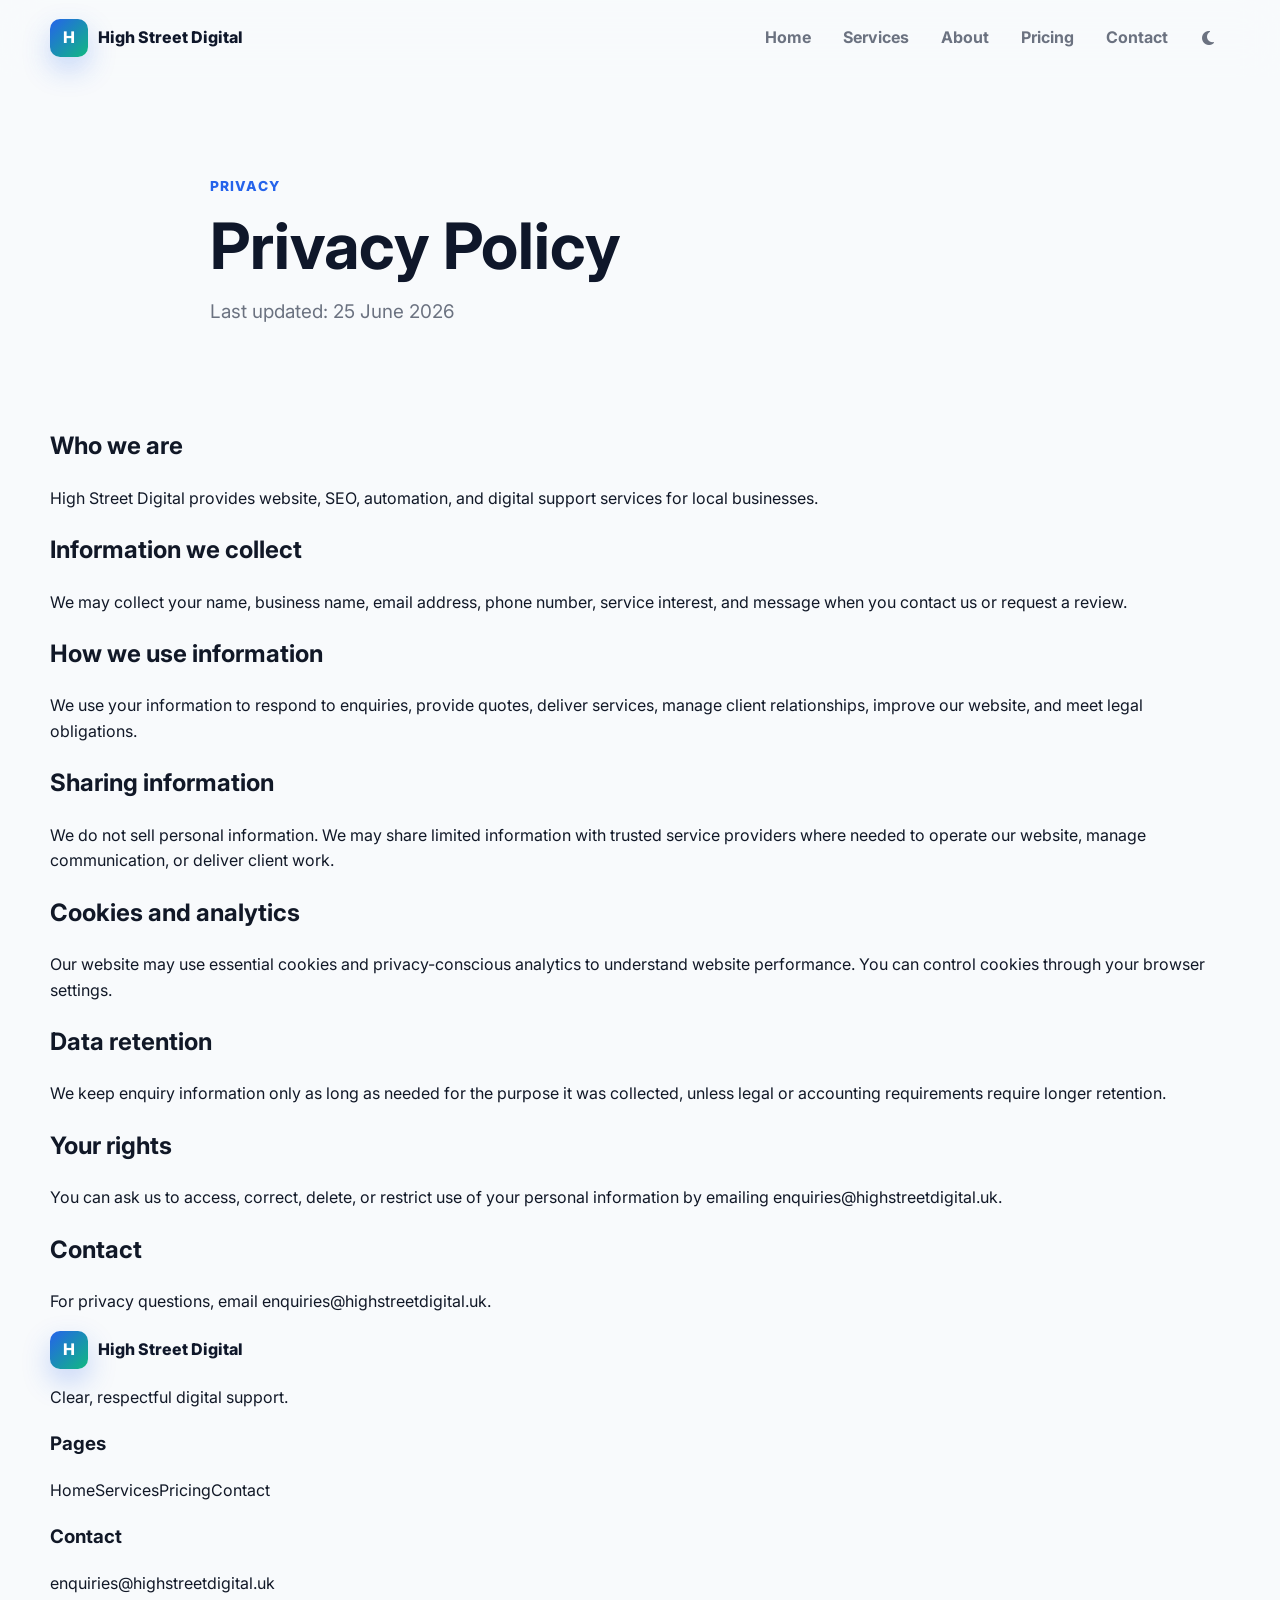
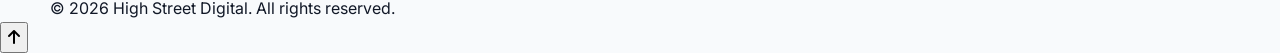
<file: privacy.html>
<!DOCTYPE html>
<html lang="en">
<head>
  <meta charset="UTF-8"><meta name="viewport" content="width=device-width, initial-scale=1.0">
  <meta name="description" content="High Street Digital privacy policy.">
  <title>Privacy Policy | High Street Digital</title>
  <link rel="icon" href="assets/favicon/favicon.svg" type="image/svg+xml"><link rel="preconnect" href="https://fonts.googleapis.com"><link rel="preconnect" href="https://fonts.gstatic.com" crossorigin>
  <link href="https://fonts.googleapis.com/css2?family=Inter:wght@400;500;600;700;800;900&display=swap" rel="stylesheet"><link rel="stylesheet" href="https://cdnjs.cloudflare.com/ajax/libs/font-awesome/6.5.2/css/all.min.css"><link rel="stylesheet" href="assets/css/style.css"><link rel="stylesheet" href="assets/css/responsive.css">
</head>
<body>
  <div class="scroll-progress" aria-hidden="true"></div><a class="skip-link" href="#main">Skip to content</a>
  <header class="site-header" data-header><nav class="navbar container" aria-label="Primary navigation"><a href="index.html" class="brand"><span class="brand-mark">H</span><span>High Street Digital</span></a><button class="nav-toggle" type="button" aria-label="Open menu" aria-expanded="false" data-nav-toggle><i class="fa-solid fa-bars"></i></button><div class="nav-menu" data-nav-menu><a href="index.html">Home</a><a href="services.html">Services</a><a href="about.html">About</a><a href="pricing.html">Pricing</a><a href="contact.html">Contact</a><button class="theme-toggle" type="button" aria-label="Toggle dark mode" data-theme-toggle><i class="fa-solid fa-moon"></i></button></div></nav></header>
  <main id="main">
    <section class="page-hero compact-hero"><div class="container narrow"><span class="section-kicker">Privacy</span><h1>Privacy Policy</h1><p>Last updated: 25 June 2026</p></div></section>
    <section class="section"><div class="container legal-copy">
      <h2>Who we are</h2><p>High Street Digital provides website, SEO, automation, and digital support services for local businesses.</p>
      <h2>Information we collect</h2><p>We may collect your name, business name, email address, phone number, service interest, and message when you contact us or request a review.</p>
      <h2>How we use information</h2><p>We use your information to respond to enquiries, provide quotes, deliver services, manage client relationships, improve our website, and meet legal obligations.</p>
      <h2>Sharing information</h2><p>We do not sell personal information. We may share limited information with trusted service providers where needed to operate our website, manage communication, or deliver client work.</p>
      <h2>Cookies and analytics</h2><p>Our website may use essential cookies and privacy-conscious analytics to understand website performance. You can control cookies through your browser settings.</p>
      <h2>Data retention</h2><p>We keep enquiry information only as long as needed for the purpose it was collected, unless legal or accounting requirements require longer retention.</p>
      <h2>Your rights</h2><p>You can ask us to access, correct, delete, or restrict use of your personal information by emailing enquiries@highstreetdigital.uk.</p>
      <h2>Contact</h2><p>For privacy questions, email <a href="mailto:enquiries@highstreetdigital.uk">enquiries@highstreetdigital.uk</a>.</p>
    </div></section>
  </main>
  <footer class="site-footer"><div class="container footer-grid"><div><a href="index.html" class="brand footer-brand"><span class="brand-mark">H</span><span>High Street Digital</span></a><p>Clear, respectful digital support.</p></div><div><h3>Pages</h3><a href="index.html">Home</a><a href="services.html">Services</a><a href="pricing.html">Pricing</a><a href="contact.html">Contact</a></div><div><h3>Contact</h3><a href="mailto:enquiries@highstreetdigital.uk">enquiries@highstreetdigital.uk</a></div></div><div class="container footer-bottom"><span>© 2026 High Street Digital. All rights reserved.</span></div></footer>
  <button class="back-to-top" type="button" aria-label="Back to top" data-back-to-top><i class="fa-solid fa-arrow-up"></i></button><script src="assets/JS/main.js"></script>
</body>
</html>
</file>
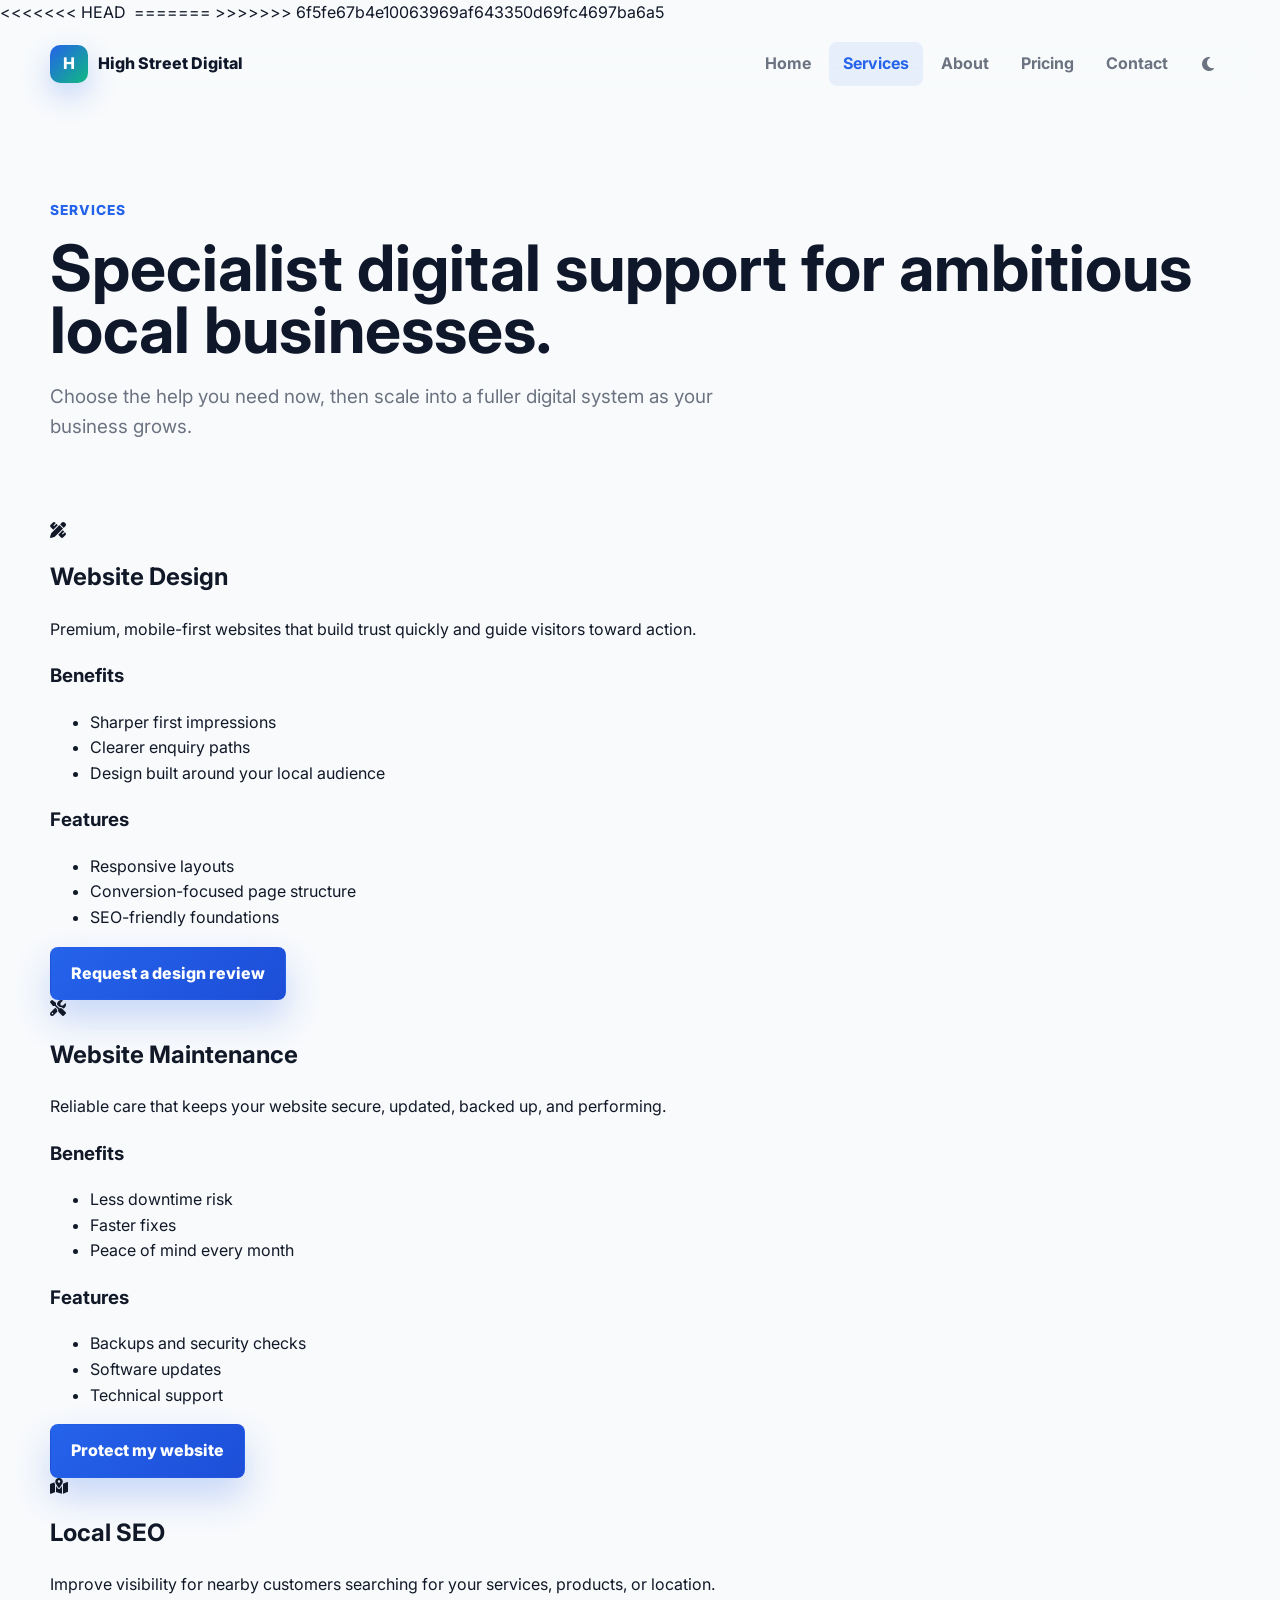
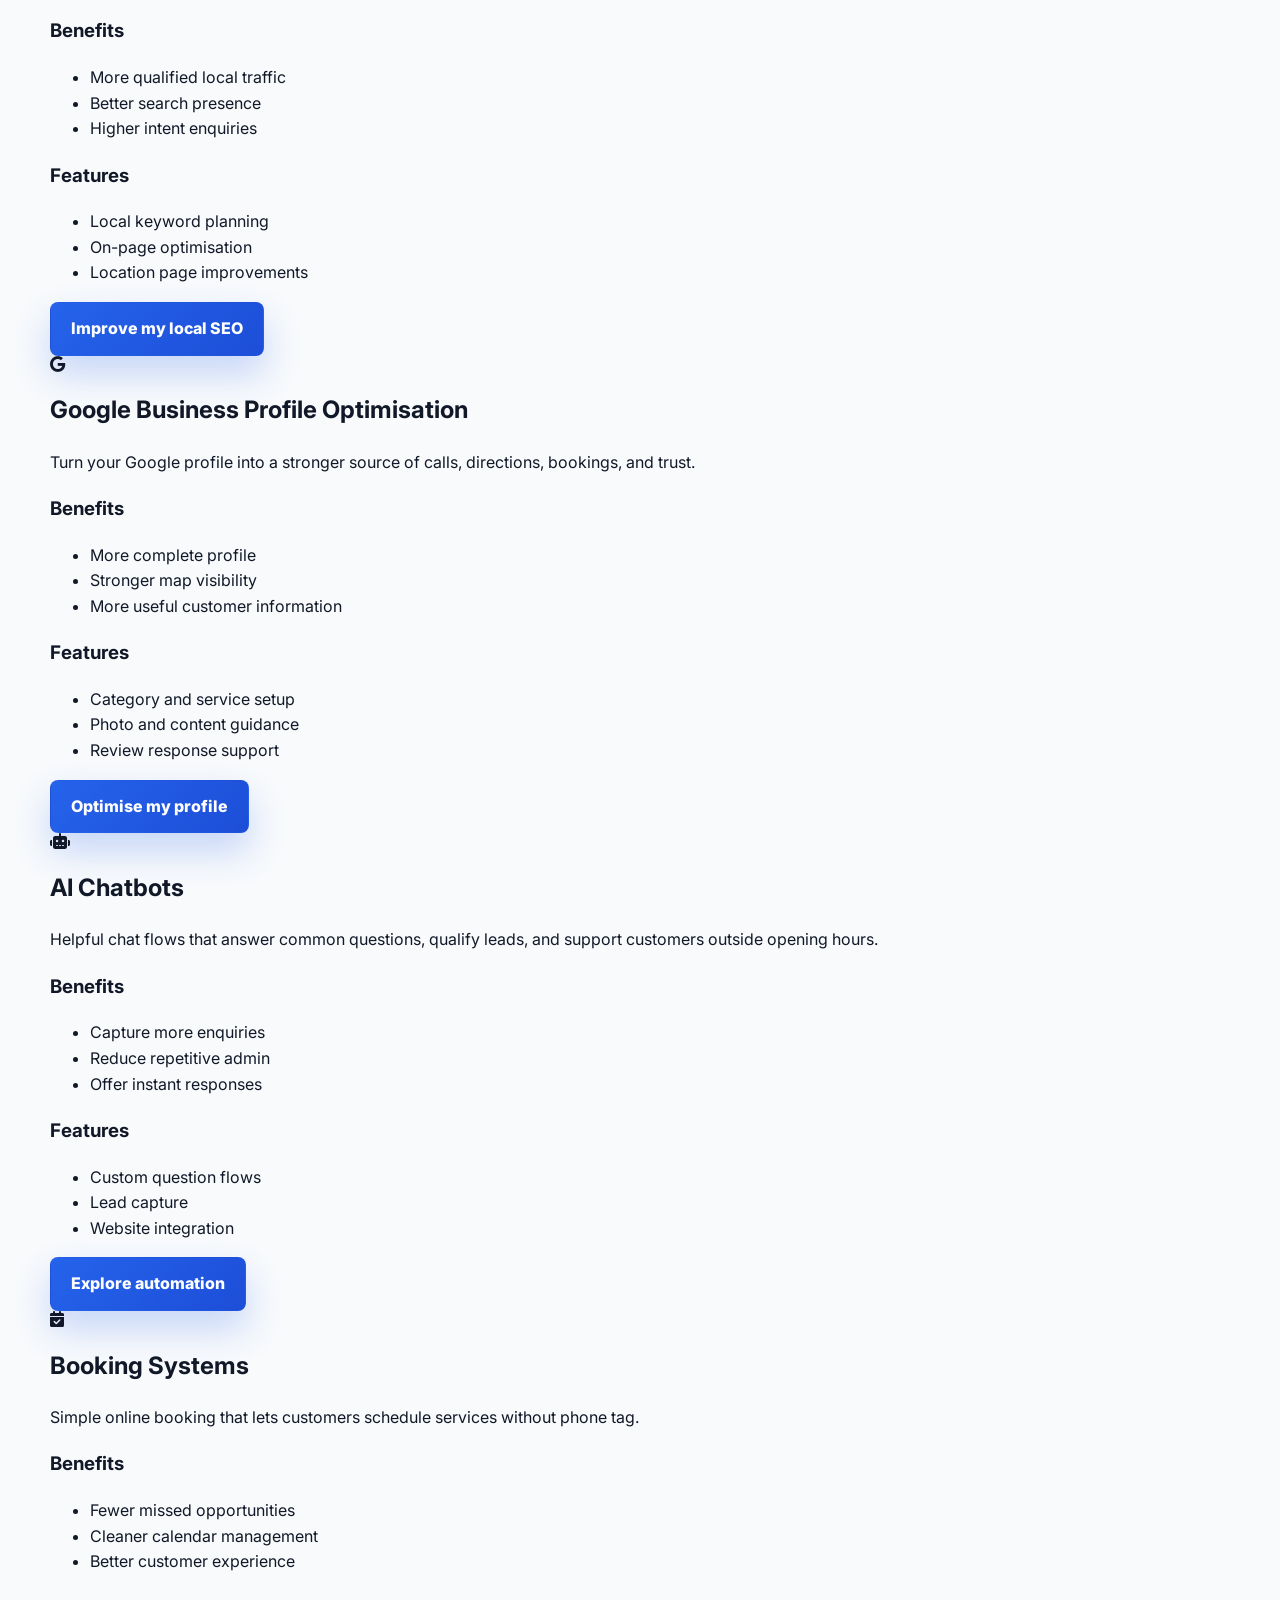
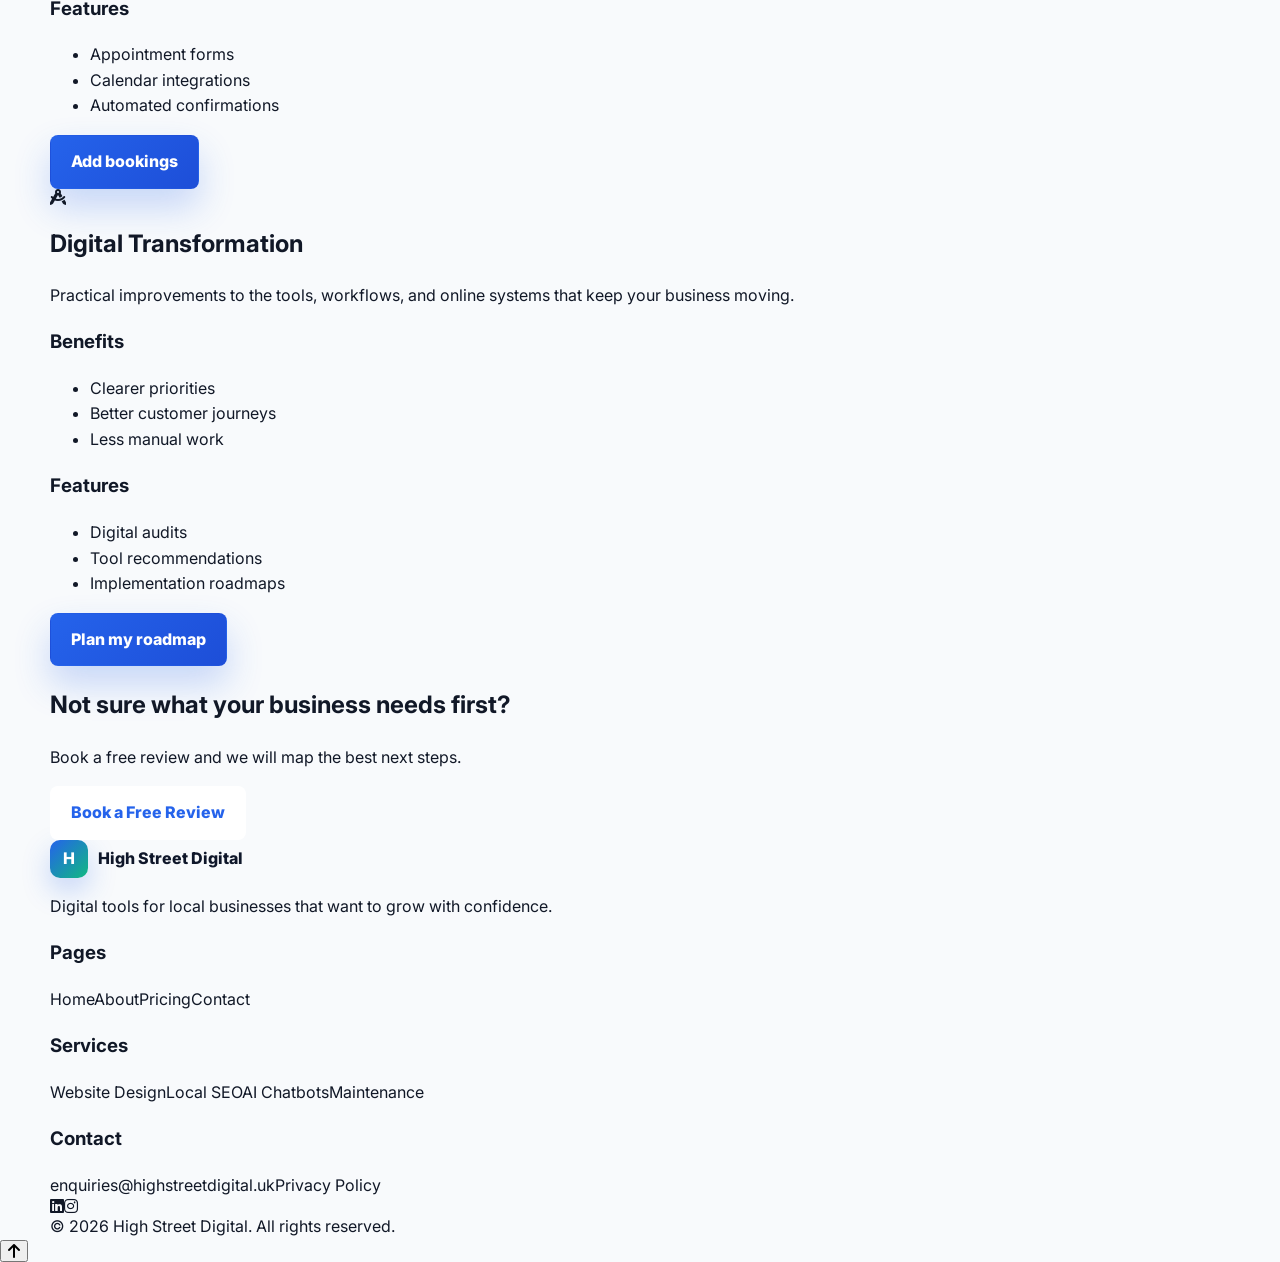
<file: services.html>
﻿<<<<<<< HEAD
﻿<!DOCTYPE html>
=======
<!DOCTYPE html>
>>>>>>> 6f5fe67b4e10063969af643350d69fc4697ba6a5
<html lang="en">
<head>
  <meta charset="UTF-8">
  <meta name="viewport" content="width=device-width, initial-scale=1.0">
  <meta name="description" content="Website design, maintenance, local SEO, Google Business Profile optimisation, AI chatbots, booking systems, and digital strategy for local businesses.">
  <meta property="og:title" content="Services | High Street Digital">
  <meta property="og:description" content="Digital services for local businesses that need practical growth online.">
  <title>Services | High Street Digital</title>
  <link rel="icon" href="assets/favicon/favicon.svg" type="image/svg+xml">
  <link rel="preconnect" href="https://fonts.googleapis.com">
  <link rel="preconnect" href="https://fonts.gstatic.com" crossorigin>
  <link href="https://fonts.googleapis.com/css2?family=Inter:wght@400;500;600;700;800;900&display=swap" rel="stylesheet">
  <link rel="stylesheet" href="https://cdnjs.cloudflare.com/ajax/libs/font-awesome/6.5.2/css/all.min.css">
  <link rel="stylesheet" href="https://unpkg.com/aos@2.3.1/dist/aos.css">
  <link rel="stylesheet" href="assets/css/style.css">
  <link rel="stylesheet" href="assets/css/responsive.css">
</head>
<body>
  <div class="page-loader" aria-hidden="true"><span></span></div>
  <div class="scroll-progress" aria-hidden="true"></div>
  <a class="skip-link" href="#main">Skip to content</a>
  <header class="site-header" data-header><nav class="navbar container" aria-label="Primary navigation"><a href="index.html" class="brand"><span class="brand-mark">H</span><span>High Street Digital</span></a><button class="nav-toggle" type="button" aria-label="Open menu" aria-expanded="false" data-nav-toggle><i class="fa-solid fa-bars"></i></button><div class="nav-menu" data-nav-menu><a href="index.html">Home</a><a href="services.html" class="active">Services</a><a href="about.html">About</a><a href="pricing.html">Pricing</a><a href="contact.html">Contact</a><button class="theme-toggle" type="button" aria-label="Toggle dark mode" data-theme-toggle><i class="fa-solid fa-moon"></i></button></div></nav></header>
  <main id="main">
    <section class="page-hero compact-hero"><div class="container" data-aos="fade-up"><span class="section-kicker">Services</span><h1>Specialist digital support for ambitious local businesses.</h1><p>Choose the help you need now, then scale into a fuller digital system as your business grows.</p></div></section>
    <section class="section">
      <div class="container service-detail-grid">
        <article id="web-design" class="detail-card" data-aos="fade-up"><i class="fa-solid fa-pen-ruler"></i><h2>Website Design</h2><p>Premium, mobile-first websites that build trust quickly and guide visitors toward action.</p><h3>Benefits</h3><ul><li>Sharper first impressions</li><li>Clearer enquiry paths</li><li>Design built around your local audience</li></ul><h3>Features</h3><ul><li>Responsive layouts</li><li>Conversion-focused page structure</li><li>SEO-friendly foundations</li></ul><a href="contact.html" class="btn btn-primary">Request a design review</a></article>
        <article id="maintenance" class="detail-card" data-aos="fade-up"><i class="fa-solid fa-screwdriver-wrench"></i><h2>Website Maintenance</h2><p>Reliable care that keeps your website secure, updated, backed up, and performing.</p><h3>Benefits</h3><ul><li>Less downtime risk</li><li>Faster fixes</li><li>Peace of mind every month</li></ul><h3>Features</h3><ul><li>Backups and security checks</li><li>Software updates</li><li>Technical support</li></ul><a href="contact.html" class="btn btn-primary">Protect my website</a></article>
        <article id="seo" class="detail-card" data-aos="fade-up"><i class="fa-solid fa-map-location-dot"></i><h2>Local SEO</h2><p>Improve visibility for nearby customers searching for your services, products, or location.</p><h3>Benefits</h3><ul><li>More qualified local traffic</li><li>Better search presence</li><li>Higher intent enquiries</li></ul><h3>Features</h3><ul><li>Local keyword planning</li><li>On-page optimisation</li><li>Location page improvements</li></ul><a href="contact.html" class="btn btn-primary">Improve my local SEO</a></article>
        <article id="gbp" class="detail-card" data-aos="fade-up"><i class="fa-brands fa-google"></i><h2>Google Business Profile Optimisation</h2><p>Turn your Google profile into a stronger source of calls, directions, bookings, and trust.</p><h3>Benefits</h3><ul><li>More complete profile</li><li>Stronger map visibility</li><li>More useful customer information</li></ul><h3>Features</h3><ul><li>Category and service setup</li><li>Photo and content guidance</li><li>Review response support</li></ul><a href="contact.html" class="btn btn-primary">Optimise my profile</a></article>
        <article id="chatbots" class="detail-card" data-aos="fade-up"><i class="fa-solid fa-robot"></i><h2>AI Chatbots</h2><p>Helpful chat flows that answer common questions, qualify leads, and support customers outside opening hours.</p><h3>Benefits</h3><ul><li>Capture more enquiries</li><li>Reduce repetitive admin</li><li>Offer instant responses</li></ul><h3>Features</h3><ul><li>Custom question flows</li><li>Lead capture</li><li>Website integration</li></ul><a href="contact.html" class="btn btn-primary">Explore automation</a></article>
        <article id="booking" class="detail-card" data-aos="fade-up"><i class="fa-solid fa-calendar-check"></i><h2>Booking Systems</h2><p>Simple online booking that lets customers schedule services without phone tag.</p><h3>Benefits</h3><ul><li>Fewer missed opportunities</li><li>Cleaner calendar management</li><li>Better customer experience</li></ul><h3>Features</h3><ul><li>Appointment forms</li><li>Calendar integrations</li><li>Automated confirmations</li></ul><a href="contact.html" class="btn btn-primary">Add bookings</a></article>
        <article id="strategy" class="detail-card" data-aos="fade-up"><i class="fa-solid fa-compass-drafting"></i><h2>Digital Transformation</h2><p>Practical improvements to the tools, workflows, and online systems that keep your business moving.</p><h3>Benefits</h3><ul><li>Clearer priorities</li><li>Better customer journeys</li><li>Less manual work</li></ul><h3>Features</h3><ul><li>Digital audits</li><li>Tool recommendations</li><li>Implementation roadmaps</li></ul><a href="contact.html" class="btn btn-primary">Plan my roadmap</a></article>
      </div>
    </section>
    <section class="section final-cta"><div class="container cta-banner" data-aos="zoom-in"><h2>Not sure what your business needs first?</h2><p>Book a free review and we will map the best next steps.</p><a href="contact.html" class="btn btn-light">Book a Free Review</a></div></section>
  </main>
  <footer class="site-footer"><div class="container footer-grid"><div><a href="index.html" class="brand footer-brand"><span class="brand-mark">H</span><span>High Street Digital</span></a><p>Digital tools for local businesses that want to grow with confidence.</p></div><div><h3>Pages</h3><a href="index.html">Home</a><a href="about.html">About</a><a href="pricing.html">Pricing</a><a href="contact.html">Contact</a></div><div><h3>Services</h3><a href="#web-design">Website Design</a><a href="#seo">Local SEO</a><a href="#chatbots">AI Chatbots</a><a href="#maintenance">Maintenance</a></div><div><h3>Contact</h3><a href="mailto:enquiries@highstreetdigital.uk">enquiries@highstreetdigital.uk</a><a href="privacy.html">Privacy Policy</a><div class="socials"><a href="#" aria-label="LinkedIn"><i class="fa-brands fa-linkedin"></i></a><a href="#" aria-label="Instagram"><i class="fa-brands fa-instagram"></i></a></div></div></div><div class="container footer-bottom"><span>© 2026 High Street Digital. All rights reserved.</span></div></footer>
  <button class="back-to-top" type="button" aria-label="Back to top" data-back-to-top><i class="fa-solid fa-arrow-up"></i></button>
  <script src="https://unpkg.com/aos@2.3.1/dist/aos.js"></script><script src="assets/JS/animations.js"></script><script src="assets/JS/main.js"></script>
</body>
</html>
</file>
<file: assets/css/style.css>
:root {
  --primary: #2563eb;
  --primary-dark: #1d4ed8;
  --secondary: #10b981;
  --accent: #0f172a;
  --bg: #f8fafc;
  --card: #ffffff;
  --text: #111827;
  --muted: #6b7280;
  --line: rgba(15, 23, 42, 0.1);
  --shadow: 0 24px 70px rgba(15, 23, 42, 0.1);
  --radius: 8px;
  --radius-lg: 14px;
  --container: 1180px;
}

[data-theme="dark"] {
  --bg: #0b1120;
  --card: #111827;
  --text: #f8fafc;
  --muted: #cbd5e1;
  --accent: #f8fafc;
  --line: rgba(255, 255, 255, 0.12);
  --shadow: 0 24px 70px rgba(0, 0, 0, 0.35);
}

* {
  box-sizing: border-box;
}

html {
  scroll-behavior: smooth;
}

body {
  margin: 0;
  font-family: "Inter", system-ui, -apple-system, BlinkMacSystemFont, "Segoe UI", sans-serif;
  color: var(--text);
  background: var(--bg);
  line-height: 1.6;
  text-rendering: optimizeLegibility;
}

body.nav-open {
  overflow: hidden;
}

img {
  max-width: 100%;
  display: block;
}

a {
  color: inherit;
  text-decoration: none;
}

button,
input,
select,
textarea {
  font: inherit;
}

button {
  cursor: pointer;
}

::selection {
  color: #fff;
  background: var(--primary);
}

.container {
  width: min(100% - 40px, var(--container));
  margin: 0 auto;
}

.narrow {
  width: min(100% - 40px, 860px);
}

.skip-link {
  position: fixed;
  top: 10px;
  left: 10px;
  z-index: 10000;
  padding: 10px 14px;
  background: var(--accent);
  color: #fff;
  border-radius: var(--radius);
  transform: translateY(-140%);
  transition: transform 0.2s ease;
}

.skip-link:focus {
  transform: translateY(0);
}

.page-loader {
  position: fixed;
  inset: 0;
  z-index: 9999;
  display: grid;
  place-items: center;
  background: var(--bg);
  transition: opacity 0.35s ease, visibility 0.35s ease;
}

.page-loader span {
  width: 42px;
  height: 42px;
  border-radius: 50%;
  border: 4px solid rgba(37, 99, 235, 0.18);
  border-top-color: var(--primary);
  animation: spin 0.9s linear infinite;
}

.page-loader.hide {
  opacity: 0;
  visibility: hidden;
}

.scroll-progress {
  position: fixed;
  top: 0;
  left: 0;
  z-index: 1000;
  width: 0;
  height: 3px;
  background: linear-gradient(90deg, var(--primary), var(--secondary));
}

.site-header {
  position: sticky;
  top: 0;
  z-index: 900;
  background: rgba(248, 250, 252, 0.82);
  border-bottom: 1px solid transparent;
  backdrop-filter: blur(18px);
  transition: border-color 0.2s ease, box-shadow 0.2s ease, background 0.2s ease;
}

[data-theme="dark"] .site-header {
  background: rgba(11, 17, 32, 0.82);
}

.site-header.scrolled {
  border-color: var(--line);
  box-shadow: 0 10px 30px rgba(15, 23, 42, 0.08);
}

.navbar {
  height: 76px;
  display: flex;
  align-items: center;
  justify-content: space-between;
  gap: 24px;
}

.brand {
  display: inline-flex;
  align-items: center;
  gap: 10px;
  font-weight: 800;
  color: var(--accent);
  letter-spacing: 0;
}

.brand-mark {
  width: 38px;
  height: 38px;
  display: grid;
  place-items: center;
  border-radius: 10px;
  color: #fff;
  background: linear-gradient(135deg, var(--primary), var(--secondary));
  box-shadow: 0 12px 28px rgba(37, 99, 235, 0.25);
}

.nav-menu {
  display: flex;
  align-items: center;
  gap: 4px;
}

.nav-menu a,
.theme-toggle,
.nav-toggle {
  min-width: 44px;
  min-height: 44px;
  display: inline-flex;
  align-items: center;
  justify-content: center;
  border: 0;
  border-radius: var(--radius);
  background: transparent;
  color: var(--muted);
  font-weight: 700;
}

.nav-menu a {
  padding: 0 14px;
}

.nav-menu a:hover,
.nav-menu a.active,
.theme-toggle:hover,
.nav-toggle:hover {
  color: var(--primary);
  background: rgba(37, 99, 235, 0.08);
}

.nav-toggle {
  display: none;
}

.hero,
.page-hero {
  position: relative;
  overflow: hidden;
  padding: 96px 0 80px;
}

.hero-bg {
  position: absolute;
  inset: 0;
  background:
    radial-gradient(circle at 16% 18%, rgba(37, 99, 235, 0.18), transparent 26%),
    radial-gradient(circle at 86% 12%, rgba(16, 185, 129, 0.18), transparent 24%),
    linear-gradient(135deg, rgba(37, 99, 235, 0.06), rgba(16, 185, 129, 0.05));
  animation: drift 10s ease-in-out infinite alternate;
}

.hero-grid {
  position: relative;
  display: grid;
  grid-template-columns: 1fr 0.92fr;
  align-items: center;
  gap: 60px;
}

.hero-copy h1,
.page-hero h1 {
  margin: 16px 0 20px;
  font-size: clamp(3rem, 7vw, 5.9rem);
  line-height: 0.98;
  letter-spacing: 0;
  color: var(--accent);
}

.page-hero h1 {
  font-size: clamp(2.5rem, 5vw, 4.6rem);
}

.hero-copy p,
.page-hero p,
.section-heading p {
  margin: 0;
  max-width: 680px;
  font-size: 1.18rem;
  color: var(--muted);
}

.eyebrow,
.section-kicker {
  display: inline-flex;
  align-items: center;
  gap: 8px;
  color: var(--primary);
  font-size: 0.86rem;
  font-weight: 800;
  text-transform: uppercase;
  letter-spacing: 0.08em;
}

.hero-actions {
  display: flex;
  align-items: center;
  flex-wrap: wrap;
  gap: 14px;
  margin-top: 34px;
}

.btn {
  min-height: 48px;
  display: inline-flex;
  align-items: center;
  justify-content: center;
  gap: 8px;
  padding: 13px 20px;
  border: 1px solid transparent;
  border-radius: var(--radius);
  font-weight: 800;
  transition: transform 0.2s ease, box-shadow 0.2s ease, background 0.2s ease, color 0.2s ease;
}

.btn:hover {
  transform: translateY(-2px);
}

.btn-primary {
  color: #fff;
  background: linear-gradient(135deg, var(--primary), var(--primary-dark));
  box-shadow: 0 18px 36px rgba(37, 99, 235, 0.24);
}

.btn-secondary,
.btn-outline {
  color: var(--accent);
  border-color: var(--line);
  background: var(--card);
}

.btn-light {
  color: var(--primary);
  background: #fff;
}

.trust-row {
  display: flex;
  flex-wrap: wrap;
  gap: 12px;
  margin-top: 28px;
  color: var(--muted);
  font-weight: 700;
}

.trust-row span {
  display: inline-flex;
  align-items: center;
  gap: 8px;
  padding: 9px 12px;
  border: 1px solid var(--line);
  border-radius: 999px;
  background: rgba(255, 255, 255, 0.7);
}

[data-theme="dark"] .trust-row span {
  background: rgba(17, 24, 39, 0.7);
}

.hero-visual {
  position: relative;
  min-height: 520px;
  display: grid;
  place-items: center;
}

.hero-visual img {
  width: min(100%, 560px);
  aspect-ratio: 1;
  object-fit: cover;
  border-radius: 28px;
  box-shadow: var(--shadow);
  border: 1px solid rgba(255, 255, 255, 0.4);
}

.floating-card {
  position: absolute;
  display: grid;
  gap: 2px;
  padding: 16px;
  width: 180px;
  border: 1px solid rgba(255, 255, 255, 0.45);
  border-radius: var(--radius-lg);
  background: rgba(255, 255, 255, 0.76);
  box-shadow: 0 18px 46px rgba(15, 23, 42, 0.14);
  backdrop-filter: blur(18px);
  animation: float 4.5s ease-in-out infinite;
}

[data-theme="dark"] .floating-card {
  background: rgba(17, 24, 39, 0.82);
}

.floating-card i {
<<<<<<< HEAD
  width: 34px;
  height: 34px;
  display: grid;
  place-items: center;
}

.floating-card strong {
  color: var(--accent);
  font-size: 1.2rem;
}
.floating-card span {
  color: var(--muted);
  font-size: 0.86rem;
}

.card-one {
<<<<<<< HEAD
  left: -18px;
  bottom: 74px;
}

.card-two {
  right: -14px;
  top: 74px;
  animation-delay: 1s;
}

.hero-proof {

.hero-proof strong {
}

.avatar-stack {
  display: flex;
  min-width: 96px;
}

.avatar-stack span {
  width: 38px;
  height: 38px;
  display: grid;
  place-items: center;
  margin-left: -8px;
  border: 3px solid var(--bg);
  border-radius: 50%;
  color: #fff;
  background: linear-gradient(135deg, var(--accent), var(--primary));
  font-size: 0.78rem;
  font-weight: 900;
}

.avatar-stack span:first-child {
  margin-left: 0;
  background: linear-gradient(135deg, var(--secondary), #0f766e);
}

.avatar-stack span:last-child {
  background: linear-gradient(135deg, var(--warm), var(--primary));
}

.section {
  padding: 104px 0;
}

.soft-band {
  position: relative;
  background:
    linear-gradient(135deg, rgba(37, 99, 235, 0.055), rgba(16, 185, 129, 0.045)),
    linear-gradient(180deg, rgba(255, 255, 255, 0.32), transparent);
=======
  left: -10px;
  bottom: 68px;
}

.card-two {
  right: -6px;
  top: 82px;
  animation-delay: 1s;
}

.section {
  padding: 92px 0;
}

.soft-band {
  background: linear-gradient(180deg, rgba(37, 99, 235, 0.04), rgba(16, 185, 129, 0.04));
>>>>>>> 6f5fe67b4e10063969af643350d69fc4697ba6a5
}

.split {
  display: grid;
  grid-template-columns: 0.95fr 1.05fr;
  gap: 54px;
}

.align-center {
  align-items: center;
}

h2 {
  margin: 12px 0 16px;
  color: var(--accent);
  font-size: clamp(2rem, 4vw, 3.4rem);
  line-height: 1.06;
  letter-spacing: 0;
}

h3 {
  color: var(--accent);
}

p {
  color: var(--muted);
}

.stacked-copy {
  display: grid;
  gap: 18px;
}

.stacked-copy p {
  margin: 0;
  font-size: 1.08rem;
}

.section-heading {
  max-width: 760px;
<<<<<<< HEAD
  margin-bottom: 44px;
=======
  margin-bottom: 38px;
>>>>>>> 6f5fe67b4e10063969af643350d69fc4697ba6a5
}

.card-grid,
.pricing-grid,
.testimonial-grid,
.stats-grid,
.contact-grid,
.service-detail-grid {
  display: grid;
  gap: 22px;
}

.six-grid {
  grid-template-columns: repeat(3, 1fr);
}

.four-grid {
  grid-template-columns: repeat(4, 1fr);
}

.service-card,
.price-card,
.detail-card,
.info-card,
.testimonial-grid figure,
.timeline article {
  border: 1px solid var(--line);
  border-radius: var(--radius-lg);
<<<<<<< HEAD
  background:
    linear-gradient(180deg, rgba(255, 255, 255, 0.72), rgba(255, 255, 255, 0.96)),
    var(--card);
  box-shadow: 0 12px 34px rgba(15, 23, 42, 0.06);
}

[data-theme="dark"] .service-card,
[data-theme="dark"] .price-card,
[data-theme="dark"] .detail-card,
[data-theme="dark"] .info-card,
[data-theme="dark"] .testimonial-grid figure,
[data-theme="dark"] .timeline article {
  background:
    linear-gradient(180deg, rgba(30, 41, 59, 0.72), rgba(17, 24, 39, 0.96)),
    var(--card);
}

.service-card,
.detail-card {
  position: relative;
  padding: 28px;
  overflow: hidden;
  transition: transform 0.2s ease, box-shadow 0.2s ease, border-color 0.2s ease;
}

.service-card::before,
.detail-card::before,
.price-card::before,
.testimonial-grid figure::before {
  content: "";
  position: absolute;
  inset: 0;
  border-radius: inherit;
  background: linear-gradient(135deg, rgba(37, 99, 235, 0.1), transparent 42%, rgba(16, 185, 129, 0.08));
  opacity: 0;
  transition: opacity 0.2s ease;
  pointer-events: none;
}

.service-card:hover,
.detail-card:hover {
  transform: translateY(-8px);
=======
  background: var(--card);
  box-shadow: 0 12px 34px rgba(15, 23, 42, 0.06);
}

.service-card,
.detail-card {
  padding: 28px;
  transition: transform 0.2s ease, box-shadow 0.2s ease, border-color 0.2s ease;
}

.service-card:hover,
.detail-card:hover {
  transform: translateY(-6px);
>>>>>>> 6f5fe67b4e10063969af643350d69fc4697ba6a5
  border-color: rgba(37, 99, 235, 0.28);
  box-shadow: var(--shadow);
}

<<<<<<< HEAD
.service-card:hover::before,
.detail-card:hover::before,
.price-card:hover::before,
.testimonial-grid figure:hover::before {
  opacity: 1;
}

.service-card i,
.detail-card > i,
.info-card > i {
  width: 54px;
  height: 54px;
=======
.service-card i,
.detail-card > i,
.info-card > i {
  width: 48px;
  height: 48px;
>>>>>>> 6f5fe67b4e10063969af643350d69fc4697ba6a5
  display: grid;
  place-items: center;
  border-radius: 12px;
  color: #fff;
<<<<<<< HEAD
  background:
    linear-gradient(135deg, rgba(255, 255, 255, 0.24), transparent),
    linear-gradient(135deg, var(--primary), var(--secondary));
  box-shadow: 0 16px 34px rgba(37, 99, 235, 0.2);
=======
  background: linear-gradient(135deg, var(--primary), var(--secondary));
>>>>>>> 6f5fe67b4e10063969af643350d69fc4697ba6a5
}

.service-card h3,
.detail-card h2 {
  margin: 22px 0 10px;
}

.feature-panel {
  display: grid;
  gap: 16px;
<<<<<<< HEAD
  padding: 26px;
  border: 1px solid var(--line);
  border-radius: var(--radius-lg);
  background: rgba(255, 255, 255, 0.78);
  box-shadow: var(--shadow);
  backdrop-filter: blur(16px);
=======
  padding: 24px;
  border: 1px solid var(--line);
  border-radius: var(--radius-lg);
  background: rgba(255, 255, 255, 0.7);
  box-shadow: var(--shadow);
>>>>>>> 6f5fe67b4e10063969af643350d69fc4697ba6a5
}

[data-theme="dark"] .feature-panel {
  background: rgba(17, 24, 39, 0.7);
}

.feature-panel div {
  display: flex;
  align-items: center;
  gap: 14px;
  padding: 16px;
  border-radius: var(--radius);
<<<<<<< HEAD
  background:
    linear-gradient(135deg, rgba(37, 99, 235, 0.06), transparent),
    var(--card);
=======
  background: var(--card);
>>>>>>> 6f5fe67b4e10063969af643350d69fc4697ba6a5
  color: var(--accent);
  font-weight: 800;
}

.feature-panel i {
  color: var(--primary);
}

.text-link {
  display: inline-flex;
  align-items: center;
  gap: 8px;
  margin-top: 12px;
  color: var(--primary);
  font-weight: 800;
}

.pricing-grid {
  grid-template-columns: repeat(3, 1fr);
}

.price-card {
  position: relative;
  padding: 30px;
<<<<<<< HEAD
  overflow: hidden;
  transition: transform 0.2s ease, box-shadow 0.2s ease, border-color 0.2s ease;
=======
>>>>>>> 6f5fe67b4e10063969af643350d69fc4697ba6a5
}

.price-card.featured {
  border-color: rgba(37, 99, 235, 0.45);
<<<<<<< HEAD
  transform: translateY(-14px);
  box-shadow: var(--shadow);
}

.price-card:hover {
  transform: translateY(-8px);
  border-color: rgba(37, 99, 235, 0.3);
  box-shadow: var(--shadow);
}

.price-card.featured:hover {
  transform: translateY(-18px);
}

=======
  transform: translateY(-10px);
  box-shadow: var(--shadow);
}

>>>>>>> 6f5fe67b4e10063969af643350d69fc4697ba6a5
.plan-badge {
  position: absolute;
  top: 18px;
  right: 18px;
  padding: 6px 10px;
  border-radius: 999px;
  color: #fff;
<<<<<<< HEAD
  background: linear-gradient(135deg, var(--secondary), #0f766e);
  box-shadow: 0 12px 26px rgba(16, 185, 129, 0.22);
=======
  background: var(--secondary);
>>>>>>> 6f5fe67b4e10063969af643350d69fc4697ba6a5
  font-size: 0.78rem;
  font-weight: 800;
}

.price {
  margin: 16px 0;
<<<<<<< HEAD
  color: var(--primary);
=======
  color: var(--accent);
>>>>>>> 6f5fe67b4e10063969af643350d69fc4697ba6a5
  font-size: 3rem;
  font-weight: 900;
  line-height: 1;
}

.price span {
  color: var(--muted);
  font-size: 1rem;
  font-weight: 700;
}

ul {
  padding-left: 20px;
  color: var(--muted);
}

.price-card ul {
  display: grid;
  gap: 10px;
  margin: 22px 0 28px;
}

.stats-section {
<<<<<<< HEAD
  position: relative;
  z-index: 2;
  padding: 0 0 42px;
  margin-top: -42px;
=======
  padding: 34px 0;
>>>>>>> 6f5fe67b4e10063969af643350d69fc4697ba6a5
}

.stats-grid {
  grid-template-columns: repeat(3, 1fr);
}

.stats-grid article {
<<<<<<< HEAD
  padding: 28px;
  border: 1px solid var(--line);
  border-radius: var(--radius-lg);
  background: rgba(255, 255, 255, 0.82);
  text-align: center;
  box-shadow: 0 18px 50px rgba(15, 23, 42, 0.1);
  backdrop-filter: blur(16px);
}

[data-theme="dark"] .stats-grid article {
  background: rgba(17, 24, 39, 0.86);
=======
  padding: 26px;
  border: 1px solid var(--line);
  border-radius: var(--radius-lg);
  background: var(--card);
  text-align: center;
>>>>>>> 6f5fe67b4e10063969af643350d69fc4697ba6a5
}

.stats-grid strong {
  display: block;
  color: var(--accent);
  font-size: clamp(2rem, 4vw, 3.2rem);
  line-height: 1;
}

.stats-grid strong::after {
  content: "+";
  color: var(--secondary);
}

.stats-grid article:nth-child(2) strong::after {
  content: "%";
}

.stats-grid span {
  color: var(--muted);
  font-weight: 800;
}

.testimonial-grid {
  grid-template-columns: repeat(3, 1fr);
}

.testimonial-grid figure {
<<<<<<< HEAD
  position: relative;
  margin: 0;
  padding: 28px;
  overflow: hidden;
  transition: transform 0.2s ease, box-shadow 0.2s ease;
}

.testimonial-grid figure:hover {
  transform: translateY(-6px);
  box-shadow: var(--shadow);
}

.testimonial-grid figure::after {
  content: "★★★★★";
  display: block;
  margin-top: 18px;
  color: var(--warm);
  font-size: 0.85rem;
  letter-spacing: 0.08em;
=======
  margin: 0;
  padding: 28px;
>>>>>>> 6f5fe67b4e10063969af643350d69fc4697ba6a5
}

blockquote {
  margin: 0 0 22px;
  color: var(--accent);
  font-size: 1.06rem;
  font-weight: 650;
}

<<<<<<< HEAD
blockquote::before {
  content: "“";
  display: block;
  margin-bottom: 8px;
  color: var(--primary);
  font-size: 3rem;
  line-height: 0.7;
  font-weight: 900;
}

=======
>>>>>>> 6f5fe67b4e10063969af643350d69fc4697ba6a5
figcaption {
  color: var(--muted);
  font-weight: 800;
}

.faq-wrap {
  max-width: 860px;
}

.accordion {
  display: grid;
  gap: 12px;
}

.accordion article {
  border: 1px solid var(--line);
  border-radius: var(--radius);
  background: var(--card);
  overflow: hidden;
<<<<<<< HEAD
  box-shadow: 0 10px 24px rgba(15, 23, 42, 0.04);
=======
>>>>>>> 6f5fe67b4e10063969af643350d69fc4697ba6a5
}

.accordion button {
  width: 100%;
  min-height: 62px;
  display: flex;
  align-items: center;
  justify-content: space-between;
  gap: 20px;
  padding: 18px 20px;
  border: 0;
  background: transparent;
  color: var(--accent);
  font-weight: 850;
  text-align: left;
}

.accordion p {
  display: none;
  margin: 0;
  padding: 0 20px 20px;
}

.accordion article.open p {
  display: block;
}

<<<<<<< HEAD
.accordion article.open {
  border-color: rgba(37, 99, 235, 0.26);
  box-shadow: 0 18px 42px rgba(15, 23, 42, 0.08);
}

=======
>>>>>>> 6f5fe67b4e10063969af643350d69fc4697ba6a5
.accordion article.open i {
  transform: rotate(180deg);
}

.final-cta {
  padding-top: 0;
}

.cta-banner {
  padding: clamp(34px, 7vw, 72px);
<<<<<<< HEAD
  position: relative;
  overflow: hidden;
  border-radius: 28px;
  color: #fff;
  background:
    linear-gradient(135deg, rgba(15, 23, 42, 0.9), rgba(37, 99, 235, 0.78), rgba(16, 185, 129, 0.62)),
    url("../images/high-street-hero.png") center/cover;
  box-shadow: var(--shadow-strong);
}

.cta-banner::after {
  content: "";
  position: absolute;
  inset: 0;
  border: 1px solid rgba(255, 255, 255, 0.24);
  border-radius: inherit;
  pointer-events: none;
=======
  border-radius: 24px;
  color: #fff;
  background:
    linear-gradient(135deg, rgba(15, 23, 42, 0.88), rgba(37, 99, 235, 0.88)),
    url("../images/high-street-hero.png") center/cover;
  box-shadow: var(--shadow);
>>>>>>> 6f5fe67b4e10063969af643350d69fc4697ba6a5
}

.cta-banner h2,
.cta-banner p,
.cta-banner .section-kicker {
  color: #fff;
}

.page-hero {
  background:
<<<<<<< HEAD
    linear-gradient(135deg, rgba(37, 99, 235, 0.12), rgba(16, 185, 129, 0.08)),
    linear-gradient(180deg, rgba(255, 255, 255, 0.36), transparent);
=======
    radial-gradient(circle at 20% 0%, rgba(37, 99, 235, 0.16), transparent 28%),
    radial-gradient(circle at 82% 16%, rgba(16, 185, 129, 0.14), transparent 25%);
>>>>>>> 6f5fe67b4e10063969af643350d69fc4697ba6a5
}

.compact-hero {
  padding-bottom: 54px;
}

.service-detail-grid {
  grid-template-columns: repeat(2, 1fr);
}

.detail-card .btn {
  margin-top: 12px;
}

.timeline {
  display: grid;
  grid-template-columns: repeat(4, 1fr);
  gap: 18px;
}

.timeline article {
  padding: 24px;
}

.timeline span {
  display: inline-grid;
  place-items: center;
  width: 42px;
  height: 42px;
  border-radius: 50%;
  color: #fff;
  background: var(--primary);
  font-weight: 900;
}

.table-wrap {
  overflow-x: auto;
  border: 1px solid var(--line);
  border-radius: var(--radius-lg);
  background: var(--card);
}

table {
  width: 100%;
  min-width: 720px;
  border-collapse: collapse;
}

caption {
  position: absolute;
  width: 1px;
  height: 1px;
  overflow: hidden;
}

th,
td {
  padding: 18px;
  border-bottom: 1px solid var(--line);
  text-align: center;
}

th:first-child,
td:first-child {
  text-align: left;
}

td i {
  color: var(--secondary);
}

.contact-grid {
  grid-template-columns: 1.08fr 0.92fr;
  align-items: start;
}

.contact-form {
  display: grid;
  gap: 18px;
  padding: 30px;
  border: 1px solid var(--line);
  border-radius: var(--radius-lg);
<<<<<<< HEAD
  background:
    linear-gradient(180deg, rgba(255, 255, 255, 0.78), rgba(255, 255, 255, 0.98)),
    var(--card);
  box-shadow: var(--shadow-strong);
  backdrop-filter: blur(14px);
}

[data-theme="dark"] .contact-form {
  background:
    linear-gradient(180deg, rgba(30, 41, 59, 0.72), rgba(17, 24, 39, 0.98)),
    var(--card);
=======
  background: var(--card);
  box-shadow: var(--shadow);
>>>>>>> 6f5fe67b4e10063969af643350d69fc4697ba6a5
}

.form-row {
  display: grid;
  gap: 8px;
}

.form-row.two {
  grid-template-columns: repeat(2, 1fr);
  gap: 16px;
}

label {
  color: var(--accent);
  font-weight: 800;
}

input,
select,
textarea {
  width: 100%;
  border: 1px solid var(--line);
  border-radius: var(--radius);
  background: var(--bg);
  color: var(--text);
  padding: 13px 14px;
  outline: none;
  transition: border-color 0.2s ease, box-shadow 0.2s ease;
}

input:focus,
select:focus,
textarea:focus {
  border-color: var(--primary);
  box-shadow: 0 0 0 4px rgba(37, 99, 235, 0.12);
}

.form-row small {
  min-height: 18px;
  color: #ef4444;
  font-weight: 700;
}

.form-message {
  display: none;
  padding: 12px 14px;
  border-radius: var(--radius);
  color: #065f46;
  background: rgba(16, 185, 129, 0.12);
  font-weight: 800;
}

.form-message.show {
  display: block;
}

.contact-side {
  display: grid;
  gap: 16px;
}

.info-card {
  display: flex;
  gap: 16px;
  padding: 22px;
}

.info-card h2 {
  margin: 0 0 4px;
  font-size: 1.1rem;
}

.map-placeholder {
  min-height: 230px;
  display: grid;
  place-items: center;
  gap: 12px;
  padding: 24px;
  border: 1px solid var(--line);
  border-radius: var(--radius-lg);
  color: var(--accent);
  background:
<<<<<<< HEAD
    linear-gradient(135deg, rgba(37, 99, 235, 0.16), rgba(16, 185, 129, 0.1)),
=======
>>>>>>> 6f5fe67b4e10063969af643350d69fc4697ba6a5
    linear-gradient(90deg, rgba(37, 99, 235, 0.08) 1px, transparent 1px),
    linear-gradient(rgba(37, 99, 235, 0.08) 1px, transparent 1px),
    var(--card);
  background-size: 28px 28px;
  font-weight: 850;
  text-align: center;
}

.map-placeholder i {
  color: var(--primary);
  font-size: 2rem;
}

.legal-copy {
  max-width: 820px;
}

.legal-copy h2 {
  margin-top: 32px;
  font-size: 1.7rem;
}

.site-footer {
  padding: 70px 0 24px;
<<<<<<< HEAD
  background:
    linear-gradient(135deg, rgba(37, 99, 235, 0.18), transparent 36%),
    linear-gradient(180deg, #0f172a, #080d18);
=======
  background: var(--accent);
>>>>>>> 6f5fe67b4e10063969af643350d69fc4697ba6a5
  color: #fff;
}

.site-footer p,
.site-footer a,
.footer-bottom {
  color: rgba(255, 255, 255, 0.72);
}

.footer-grid {
  display: grid;
  grid-template-columns: 1.4fr 0.75fr 0.9fr 0.9fr;
  gap: 32px;
}

.footer-grid h3 {
  margin: 0 0 14px;
  color: #fff;
  font-size: 1rem;
}

.footer-grid a {
  display: block;
  margin: 8px 0;
}

.footer-brand {
  color: #fff;
}

.newsletter {
  display: grid;
  gap: 10px;
  max-width: 360px;
  margin-top: 22px;
}

.newsletter label {
  color: #fff;
}

.newsletter div {
  display: flex;
  gap: 8px;
}

.newsletter input {
  background: rgba(255, 255, 255, 0.08);
  color: #fff;
}

.newsletter button {
  width: 48px;
  border: 0;
  border-radius: var(--radius);
  color: #fff;
  background: var(--primary);
}

.socials {
  display: flex;
  gap: 10px;
  margin-top: 12px;
}

.socials a {
  width: 42px;
  height: 42px;
  display: grid;
  place-items: center;
  margin: 0;
  border-radius: var(--radius);
  background: rgba(255, 255, 255, 0.08);
}

.footer-bottom {
  margin-top: 42px;
  padding-top: 22px;
  border-top: 1px solid rgba(255, 255, 255, 0.12);
}

.back-to-top {
  position: fixed;
  right: 20px;
  bottom: 20px;
  z-index: 800;
  width: 46px;
  height: 46px;
  border: 0;
  border-radius: 50%;
  color: #fff;
  background: var(--primary);
  box-shadow: 0 12px 30px rgba(37, 99, 235, 0.3);
  opacity: 0;
  pointer-events: none;
  transform: translateY(10px);
  transition: opacity 0.2s ease, transform 0.2s ease;
}

.back-to-top.show {
  opacity: 1;
  pointer-events: auto;
  transform: translateY(0);
}

.not-found-page {
  min-height: 100vh;
  display: grid;
  place-items: center;
  padding: 30px;
}

.not-found {
  max-width: 680px;
  text-align: center;
}

.not-found .brand {
  justify-content: center;
}

.error-code {
  display: block;
  margin-top: 34px;
  color: var(--primary);
  font-size: clamp(5rem, 18vw, 11rem);
  font-weight: 900;
  line-height: 0.9;
}

.not-found h1 {
  margin: 20px 0 10px;
  color: var(--accent);
  font-size: clamp(2.2rem, 6vw, 4rem);
}

@keyframes spin {
  to {
    transform: rotate(360deg);
  }
}

@keyframes drift {
  from {
    transform: scale(1);
  }
  to {
    transform: scale(1.04);
  }
}

@keyframes float {
  0%, 100% {
    transform: translateY(0);
  }
  50% {
    transform: translateY(-12px);
  }
}

@media (prefers-reduced-motion: reduce) {
  *,
  *::before,
  *::after {
    animation-duration: 0.01ms !important;
    animation-iteration-count: 1 !important;
    scroll-behavior: auto !important;
    transition-duration: 0.01ms !important;
  }
}
</file>
<file: assets/css/responsive.css>
@media (max-width: 1024px) {
  .hero-grid,
  .split,
  .contact-grid {
    grid-template-columns: 1fr;
  }

  .hero-visual {
    min-height: auto;
  }

  .six-grid,
  .pricing-grid,
  .testimonial-grid,
  .service-detail-grid {
    grid-template-columns: repeat(2, 1fr);
  }

  .four-grid,
  .timeline {
    grid-template-columns: repeat(2, 1fr);
  }

  .footer-grid {
    grid-template-columns: repeat(2, 1fr);
  }
}

@media (max-width: 820px) {
  .container,
  .narrow {
    width: min(100% - 28px, var(--container));
  }

  .navbar {
    height: 68px;
  }

  .nav-toggle {
    display: inline-flex;
  }

  .nav-menu {
    position: fixed;
    top: 68px;
    left: 14px;
    right: 14px;
    display: grid;
    gap: 8px;
    padding: 16px;
    border: 1px solid var(--line);
    border-radius: 14px;
    background: var(--card);
    box-shadow: var(--shadow);
    opacity: 0;
    pointer-events: none;
    transform: translateY(-10px);
    transition: opacity 0.2s ease, transform 0.2s ease;
  }

  .nav-menu.open {
    opacity: 1;
    pointer-events: auto;
    transform: translateY(0);
  }

  .nav-menu a,
  .theme-toggle {
    justify-content: flex-start;
    width: 100%;
  }

  .hero,
  .page-hero {
    padding: 64px 0 54px;
  }

  .hero-copy h1,
  .page-hero h1 {
    font-size: clamp(2.55rem, 12vw, 4rem);
  }

  .hero-copy p,
  .page-hero p,
  .section-heading p {
    font-size: 1.04rem;
  }

  .hero-actions,
  .trust-row {
    align-items: stretch;
  }

  .hero-actions .btn {
    width: 100%;
  }

  .trust-row span {
    width: 100%;
  }

  .floating-card {
    position: static;
    width: 100%;
    margin-top: 12px;
  }

  .hero-visual {
    align-items: stretch;
  }

  .hero-visual img {
    width: 100%;
    border-radius: 18px;
  }

  .section {
    padding: 66px 0;
  }

  .six-grid,
  .four-grid,
  .pricing-grid,
  .testimonial-grid,
  .stats-grid,
  .service-detail-grid,
  .timeline {
    grid-template-columns: 1fr;
  }

  .price-card.featured {
    transform: none;
  }

  .form-row.two {
    grid-template-columns: 1fr;
  }

  .footer-grid {
    grid-template-columns: 1fr;
  }
}

@media (max-width: 520px) {
  .brand span:last-child {
    max-width: 170px;
    white-space: normal;
    line-height: 1.1;
  }

  .hero-copy h1,
  .page-hero h1 {
    font-size: 2.55rem;
  }

  h2 {
    font-size: 2rem;
  }

  .service-card,
  .detail-card,
  .price-card,
  .contact-form,
  .testimonial-grid figure {
    padding: 22px;
  }

  .cta-banner {
    border-radius: 16px;
  }

  .newsletter div {
    flex-direction: column;
  }

  .newsletter button {
    width: 100%;
    height: 46px;
  }
}
</file>
